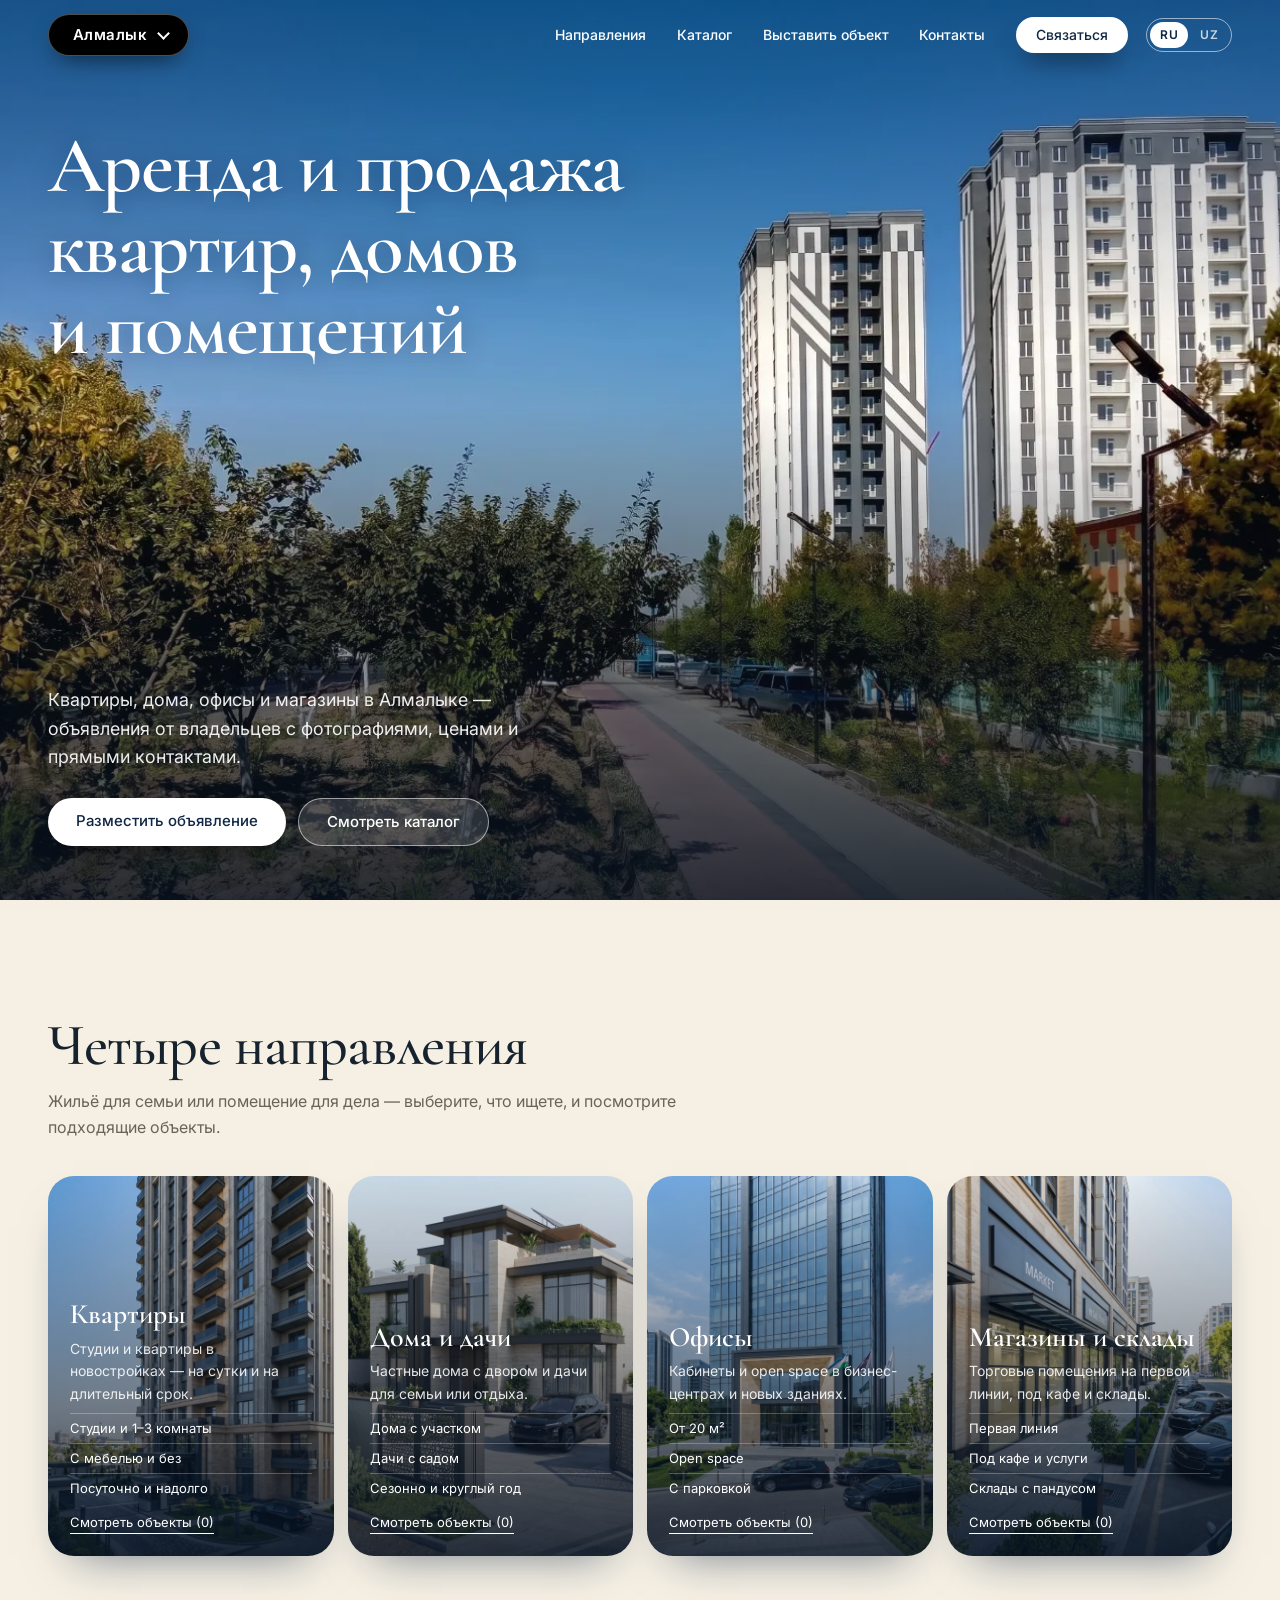
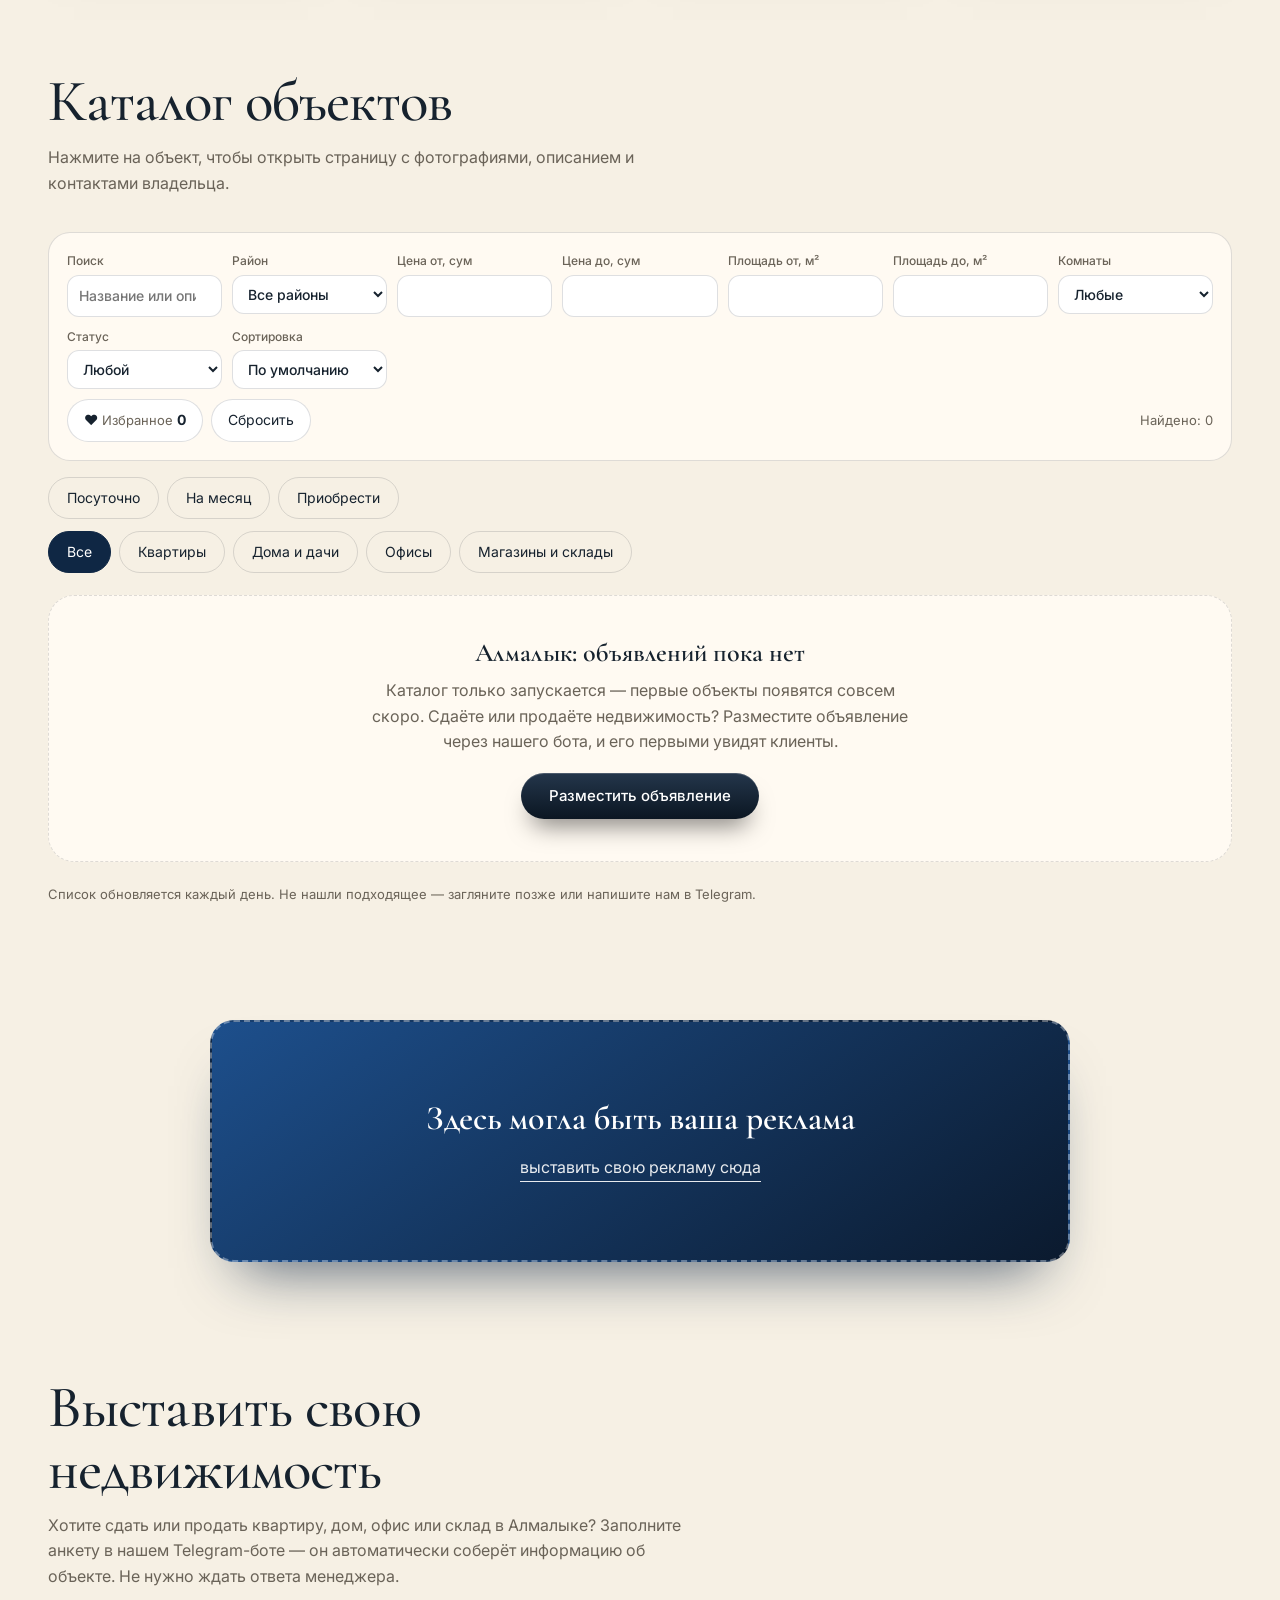
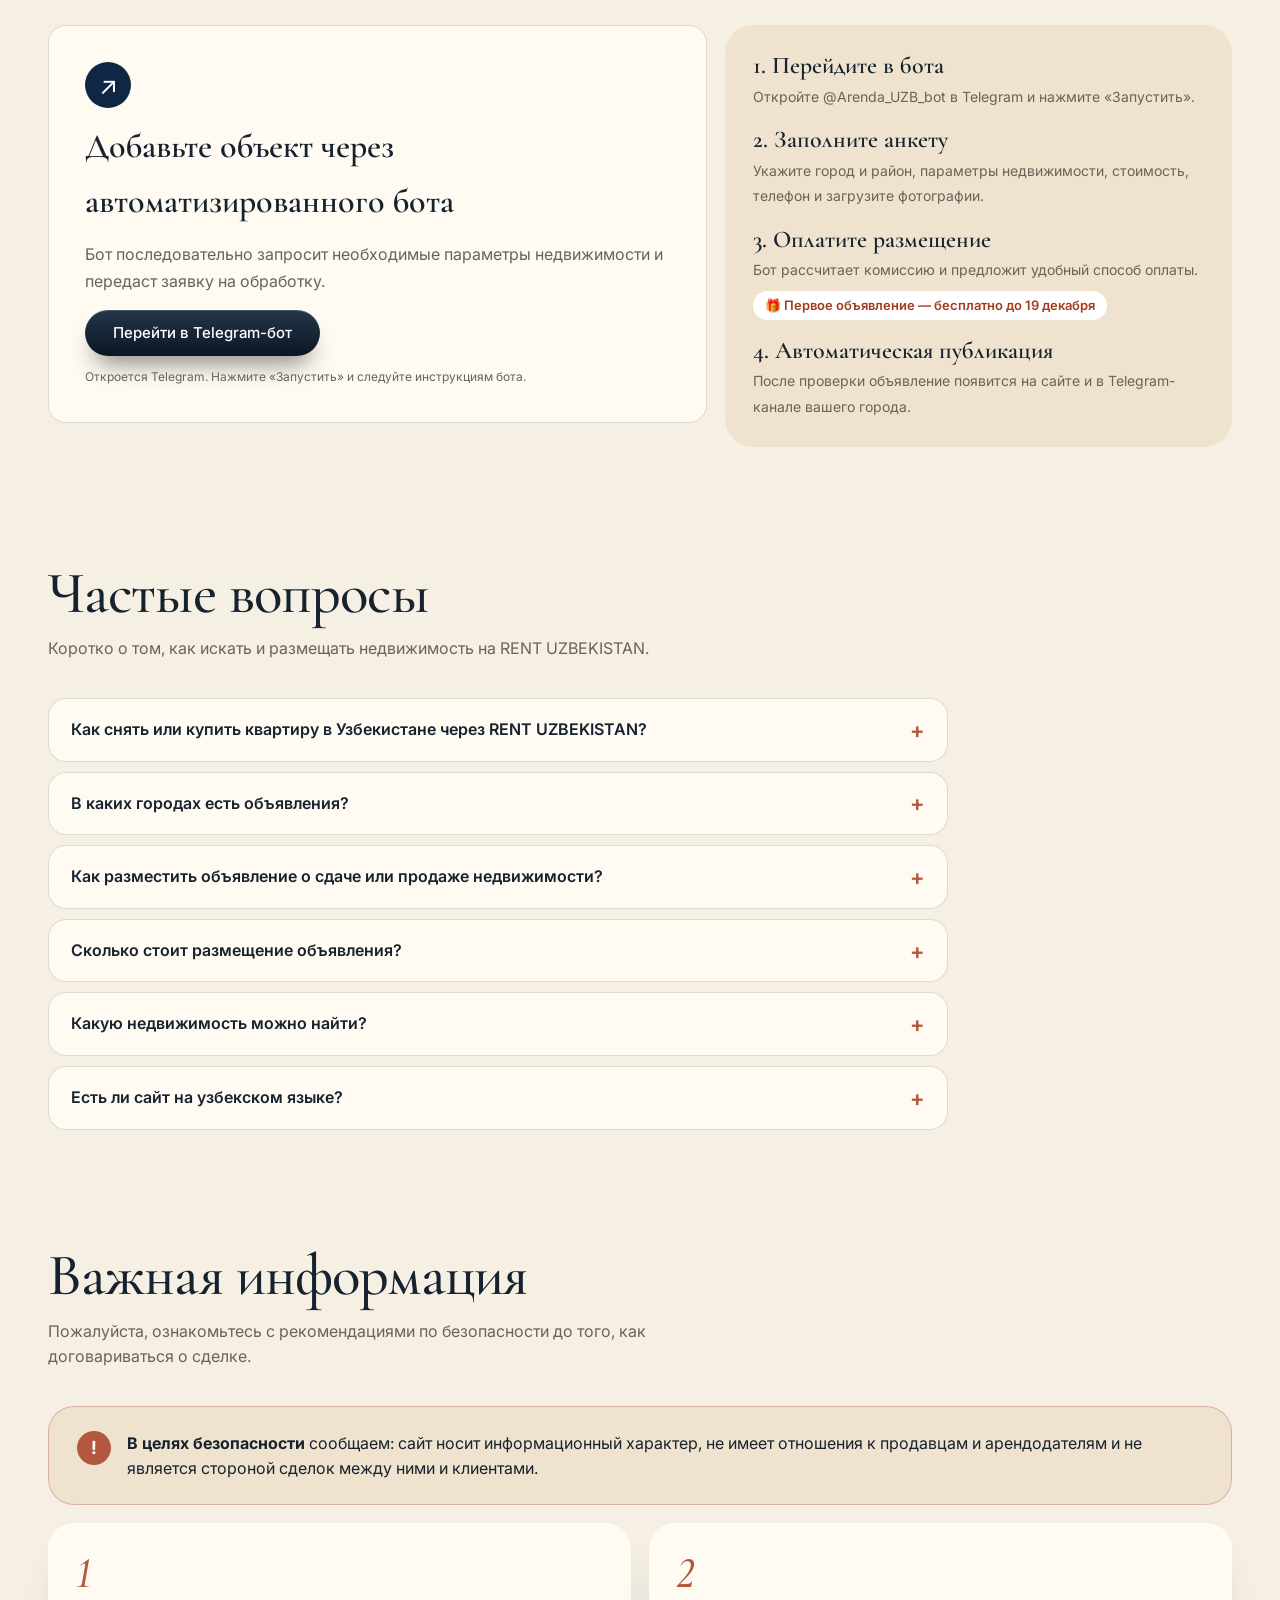
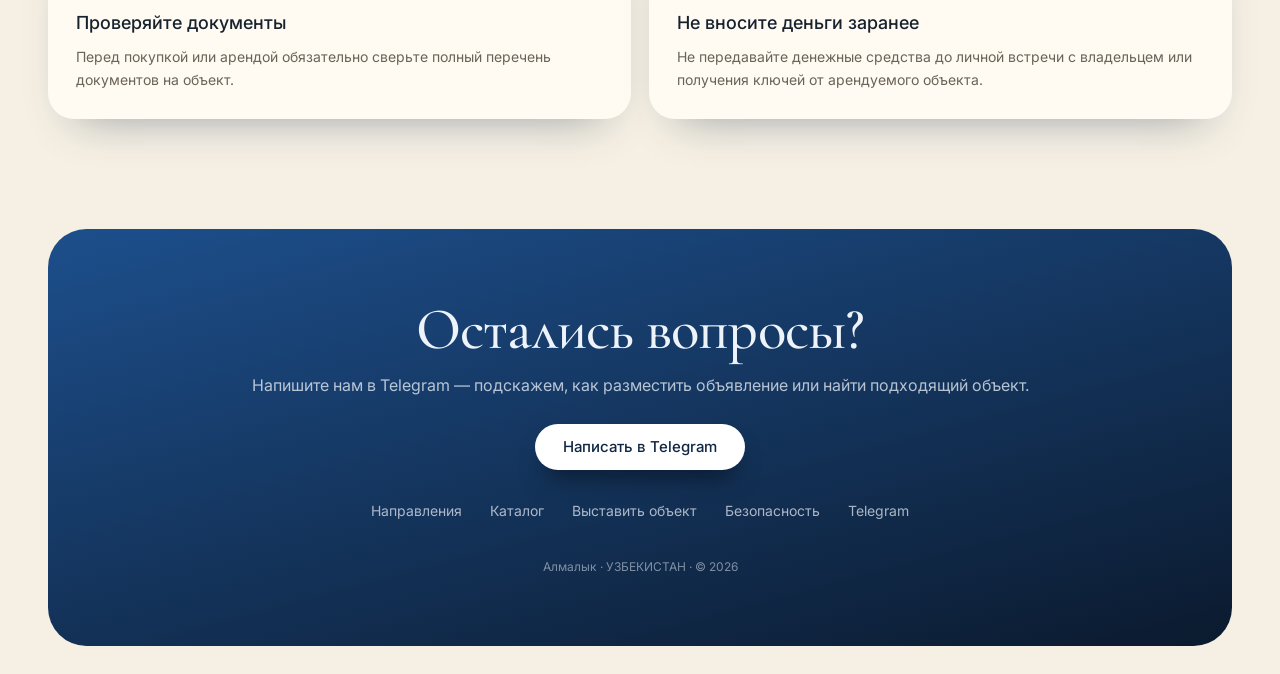
<file: index.html>
<!DOCTYPE html>
<html lang="ru"><head><meta charset="utf-8">
<meta name="viewport" content="width=device-width,initial-scale=1">
<meta name="description" content="RENT UZBEKISTAN — аренда посуточно и на месяц, продажа квартир, домов, офисов, магазинов и складов в Алмалыке, Ташкенте, Самарканде и других городах Узбекистана. Объявления от владельцев с фото и телефонами.">
<meta name="theme-color" content="#0f2744">
<meta property="og:type" content="website"><meta property="og:locale" content="ru_RU"><meta property="og:locale:alternate" content="uz_UZ"><meta property="og:title" content="RENT UZBEKISTAN — недвижимость в аренду и продажу"><meta property="og:description" content="Квартиры, дома, офисы, магазины и склады в городах Узбекистана.">
<link rel="icon" href="data:image/svg+xml,%3Csvg xmlns='http://www.w3.org/2000/svg' viewBox='0 0 32 32'%3E%3Ccircle cx='16' cy='16' r='16' fill='%230f2744'/%3E%3Ccircle cx='16' cy='16' r='5' fill='%23f6f0e4'/%3E%3C/svg%3E">
<title>RENT UZBEKISTAN — аренда и продажа недвижимости</title>
<link rel="preconnect" href="https://fonts.googleapis.com"><link rel="preconnect" href="https://fonts.gstatic.com" crossorigin>
<link href="https://fonts.googleapis.com/css2?family=Cormorant+Garamond:wght@500;600&family=Inter:wght@400;500;600&display=swap" rel="stylesheet">
<link rel="stylesheet" href="css/style.css"><link rel="canonical" href="https://rentuz-1.onrender.com/" id="canon"><link rel="alternate" hreflang="ru" href="https://rentuz-1.onrender.com/"><link rel="alternate" hreflang="uz" href="https://rentuz-1.onrender.com/?lang=uz"><link rel="alternate" hreflang="x-default" href="https://rentuz-1.onrender.com/"><meta name="geo.region" content="UZ"><meta name="geo.placename" content="Узбекистан">
<meta name="robots" content="index,follow,max-image-preview:large">
<meta property="og:url" content="https://rentuz-1.onrender.com/"><meta property="og:image" content="https://rentuz-1.onrender.com/assets/img/2ebe49ee.jpg"><meta property="og:site_name" content="RENT UZBEKISTAN"><meta name="twitter:card" content="summary_large_image">
<script type="application/ld+json">{"@context":"https://schema.org","@graph":[{"@type":"WebSite","@id":"https://rentuz-1.onrender.com/#site","url":"https://rentuz-1.onrender.com/","name":"RENT UZBEKISTAN","alternateName":["Rent Uzbekistan","Аренда Узбекистан","Arenda UZB"],"description":"Каталог аренды и продажи недвижимости в городах Узбекистана: квартиры, дома, офисы, магазины и склады.","inLanguage":["ru","uz"],"publisher":{"@id":"https://rentuz-1.onrender.com/#org"}},{"@type":"RealEstateAgent","@id":"https://rentuz-1.onrender.com/#org","name":"RENT UZBEKISTAN","url":"https://rentuz-1.onrender.com/","image":"https://rentuz-1.onrender.com/assets/img/2ebe49ee.jpg","description":"Объявления об аренде посуточно и на месяц и о продаже квартир, домов, офисов, магазинов и складов от владельцев. Объявления размещаются через Telegram-бот @Arenda_UZB_bot.","address":{"@type":"PostalAddress","addressCountry":"UZ"},"areaServed":[{"@type":"City","name":"Алмалык","containedInPlace":{"@type":"Country","name":"Узбекистан"}},{"@type":"City","name":"Ташкент","containedInPlace":{"@type":"Country","name":"Узбекистан"}},{"@type":"City","name":"Самарканд","containedInPlace":{"@type":"Country","name":"Узбекистан"}},{"@type":"City","name":"Андижан","containedInPlace":{"@type":"Country","name":"Узбекистан"}},{"@type":"City","name":"Наманган","containedInPlace":{"@type":"Country","name":"Узбекистан"}},{"@type":"City","name":"Нукус","containedInPlace":{"@type":"Country","name":"Узбекистан"}},{"@type":"City","name":"Фергана","containedInPlace":{"@type":"Country","name":"Узбекистан"}},{"@type":"City","name":"Карши","containedInPlace":{"@type":"Country","name":"Узбекистан"}},{"@type":"City","name":"Бухара","containedInPlace":{"@type":"Country","name":"Узбекистан"}},{"@type":"City","name":"Коканд","containedInPlace":{"@type":"Country","name":"Узбекистан"}}],"knowsLanguage":["ru","uz"],"sameAs":["https://t.me/Arenda_UZB_bot"],"contactPoint":{"@type":"ContactPoint","contactType":"customer support","url":"https://t.me/Arenda_UZB_bot","availableLanguage":["Russian","Uzbek"]}},{"@type":"FAQPage","@id":"https://rentuz-1.onrender.com/#faq","inLanguage":"ru","mainEntity":[{"@type":"Question","name":"Как снять или купить квартиру в Узбекистане через RENT UZBEKISTAN?","acceptedAnswer":{"@type":"Answer","text":"Выберите город в шапке сайта, затем тип сделки — посуточно, на месяц или покупка — и категорию. Фильтры помогут подобрать объект по району, цене, площади и количеству комнат. На странице объекта есть фотографии, описание и телефон владельца — звоните напрямую."}},{"@type":"Question","name":"В каких городах есть объявления?","acceptedAnswer":{"@type":"Answer","text":"Алмалык, Ташкент, Самарканд, Андижан, Наманган, Нукус, Фергана, Карши, Бухара и Коканд."}},{"@type":"Question","name":"Как разместить объявление о сдаче или продаже недвижимости?","acceptedAnswer":{"@type":"Answer","text":"Откройте Telegram-бот @Arenda_UZB_bot, нажмите «Подать объявление» и заполните анкету: город и район, параметры объекта, цена, телефон и фотографии. После проверки объявление появится на сайте и в Telegram-канале вашего города."}},{"@type":"Question","name":"Сколько стоит размещение объявления?","acceptedAnswer":{"@type":"Answer","text":"Аренда на месяц — 1% от месячной цены аренды, посуточная аренда — 10% от цены одних суток, продажа — 0,1% от цены объекта. Точную сумму бот рассчитает сам."}},{"@type":"Question","name":"Какую недвижимость можно найти?","acceptedAnswer":{"@type":"Answer","text":"Квартиры, дома и дачи, офисы, магазины и склады — в аренду посуточно, на месяц и на продажу."}},{"@type":"Question","name":"Есть ли сайт на узбекском языке?","acceptedAnswer":{"@type":"Answer","text":"Да. Переключите язык кнопкой RU | UZ в шапке сайта или откройте ссылку с параметром ?lang=uz."}}]}]}</script>
</head><body>
<header class="hd" id="hd"><div class="cs" id="cs"><button type="button" id="cb" aria-haspopup="listbox" aria-expanded="false" data-i18n-aria="city_aria" aria-label="Выберите город"><span id="cv">Алмалык</span></button><ul id="cu" role="listbox" hidden><li><button type="button" role="option" data-c="Алмалык">Алмалык</button></li><li><button type="button" role="option" data-c="Ташкент">Ташкент</button></li><li><button type="button" role="option" data-c="Самарканд">Самарканд</button></li><li><button type="button" role="option" data-c="Андижан">Андижан</button></li><li><button type="button" role="option" data-c="Наманган">Наманган</button></li><li><button type="button" role="option" data-c="Нукус">Нукус</button></li><li><button type="button" role="option" data-c="Фергана">Фергана</button></li><li><button type="button" role="option" data-c="Карши">Карши</button></li><li><button type="button" role="option" data-c="Бухара">Бухара</button></li><li><button type="button" role="option" data-c="Коканд">Коканд</button></li></ul></div>
<nav class="lk" id="lk" aria-label="Основное меню" data-i18n-aria="nav_aria"><a href="#directions" data-i18n="nav_dir">Направления</a><a href="#catalog" data-i18n="nav_cat">Каталог</a><a href="https://t.me/Arenda_UZB_bot?start=list" target="_blank" rel="noopener noreferrer" data-i18n="nav_owner">Выставить объект</a><a href="#contacts" data-i18n="nav_contacts">Контакты</a><a class="btn sm" href="https://t.me/Arenda_UZB_bot" target="_blank" rel="noopener noreferrer" data-i18n="nav_contact_btn">Связаться</a></nav><div class="lng" role="group" aria-label="Язык сайта" data-i18n-aria="lang_aria"><button type="button" data-lang="ru">RU</button><button type="button" data-lang="uz">UZ</button></div>
<button class="bgr" id="bgr" aria-label="Меню" data-i18n-aria="menu_aria" aria-expanded="false">☰</button></header>

<section id="home"><picture id="cityHero" class="city-hero" hidden><source id="cityHeroMobile" media="(max-width: 760px)"><img id="cityHeroImage" alt="Городской пейзаж" data-i18n-alt="hero_alt" decoding="async" fetchpriority="high"></picture><video id="heroVideo" class="hero-video" muted playsinline preload="none" disablepictureinpicture aria-hidden="true" tabindex="-1" hidden></video><h1 data-i18n-html="hero_title">Аренда и продажа<br>квартир, домов<br>и помещений</h1>
<div class="hb"><p data-i18n-html="hero_text">Квартиры, дома, офисы и магазины <span class="cl">в Алмалыке</span> — объявления от владельцев с фотографиями, ценами и прямыми контактами.</p><div class="bt"><a class="btn w" href="https://t.me/Arenda_UZB_bot?start=list" target="_blank" rel="noopener noreferrer" data-i18n="hero_btn_list">Разместить объявление</a><a class="btn gl" href="#catalog" data-i18n="hero_btn_cat">Смотреть каталог</a></div></div></section>

<div id="heroScrub" aria-hidden="true" hidden></div>
<div class="wrap">
<section class="s" id="directions"><div class="hdg"><h2 data-i18n="dir_title">Четыре направления</h2><p data-i18n="dir_text">Жильё для семьи или помещение для дела — выберите, что ищете, и посмотрите подходящие объекты.</p></div><div class="dirs" id="dirs"></div></section>

<section class="s" id="catalog"><div class="hdg"><h2 data-i18n="cat_title">Каталог объектов</h2><p data-i18n="cat_text">Нажмите на объект, чтобы открыть страницу с фотографиями, описанием и контактами владельца.</p></div>
<button type="button" class="flt-tg" id="fltToggle" aria-expanded="false" aria-controls="flt"><svg viewBox="0 0 24 24" width="18" height="18" aria-hidden="true"><path d="M4 6h10M18 6h2M4 12h4M12 12h8M4 18h12M20 18h0" fill="none" stroke="currentColor" stroke-width="2" stroke-linecap="round"/><circle cx="16" cy="6" r="2" fill="none" stroke="currentColor" stroke-width="2"/><circle cx="10" cy="12" r="2" fill="none" stroke="currentColor" stroke-width="2"/><circle cx="18" cy="18" r="2" fill="none" stroke="currentColor" stroke-width="2"/></svg><span data-i18n="flt_toggle">Фильтры</span><b class="flt-n" id="fltN" hidden></b></button><form class="flt" id="flt" role="search" aria-label="Поиск объектов" data-i18n-aria="flt_aria">
<label><span data-i18n="f_search">Поиск</span><input name="q" type="search" placeholder="Название или описание" data-i18n-ph="f_search_ph"></label>
<label><span data-i18n="f_dist">Район</span><select name="dist"></select></label>
<label><span data-i18n="f_pmin">Цена от, сум</span><input name="pmin" type="number" min="0" inputmode="numeric"></label>
<label><span data-i18n="f_pmax">Цена до, сум</span><input name="pmax" type="number" min="0" inputmode="numeric"></label>
<label><span data-i18n="f_amin">Площадь от, м²</span><input name="amin" type="number" min="0" inputmode="numeric"></label>
<label><span data-i18n="f_amax">Площадь до, м²</span><input name="amax" type="number" min="0" inputmode="numeric"></label>
<label><span data-i18n="f_rooms">Комнаты</span><select name="rooms"><option value="" data-i18n="f_any_rooms">Любые</option><option value="1">1</option><option value="2">2</option><option value="3">3</option><option value="4" data-i18n="f_rooms4">4 и больше</option></select></label>
<label><span data-i18n="f_status">Статус</span><select name="st"><option value="" data-i18n="f_any">Любой</option><option value="free" data-i18n="st_free">Свободно</option><option value="rented" data-i18n="st_rented">Занято</option></select></label>
<label><span data-i18n="f_sort">Сортировка</span><select name="sort"><option value="" data-i18n="f_sort_def">По умолчанию</option><option value="p" data-i18n="f_sort_p">Сначала дешевле</option><option value="d" data-i18n="f_sort_d">Сначала дороже</option><option value="a" data-i18n="f_sort_a">Сначала просторнее</option></select></label>
<div class="fa"><button type="button" id="fv">♥ <span data-i18n="f_fav">Избранное</span> <b id="fn">0</b></button><button type="reset" data-i18n="f_reset">Сбросить</button><span id="fc" aria-live="polite"></span></div>
</form><div class="tabs" id="dtabs"></div><div class="tabs" id="tabs"></div><div class="gal" id="gal"></div><p class="note" data-i18n="cat_note">Список обновляется каждый день. Не нашли подходящее — загляните позже или напишите нам в Telegram.</p></section>

<section class="s adv" id="adv"><a class="ad" id="adBanner" href="https://t.me/Arenda_UZB_bot?start=ad" target="_blank" rel="noopener noreferrer" aria-label="Рекламный блок RENT UZBEKISTAN" data-i18n-aria="ad_aria"><img class="ad-image" id="adImage" alt="Рекламный баннер" data-i18n-alt="ad_alt" hidden><span class="ad-placeholder" id="adPlaceholder"><b data-i18n="ad_title">Здесь могла быть ваша реклама</b><span data-i18n="ad_link">выставить свою рекламу сюда</span></span></a></section>

<section class="s" id="owner">
<div class="hdg">
<h2 data-i18n="own_title">Выставить свою недвижимость</h2>
<p data-i18n-html="own_text">Хотите сдать или продать квартиру, дом, офис или склад <span class="cl">в Алмалыке</span>? Заполните анкету в нашем Telegram-боте — он автоматически соберёт информацию об объекте. Не нужно ждать ответа менеджера.</p>
</div>
<div class="ow">
<div class="of owner-bot-card">
<div class="owner-bot-icon" aria-hidden="true">↗</div>
<h3 data-i18n="own_card_title">Добавьте объект через автоматизированного бота</h3>
<p data-i18n="own_card_text">Бот последовательно запросит необходимые параметры недвижимости и передаст заявку на обработку.</p>
<a class="btn owner-bot-btn" href="https://t.me/Arenda_UZB_bot?start=list" target="_blank" rel="noopener noreferrer" data-i18n="own_btn">Перейти в Telegram-бот</a>
<small data-i18n="own_hint">Откроется Telegram. Нажмите «Запустить» и следуйте инструкциям бота.</small>
</div>
<ul class="os">
<li><b data-i18n="st1_t">1. Перейдите в бота</b><span data-i18n="st1_d">Откройте @Arenda_UZB_bot в Telegram и нажмите «Запустить».</span></li>
<li><b data-i18n="st2_t">2. Заполните анкету</b><span data-i18n="st2_d">Укажите город и район, параметры недвижимости, стоимость, телефон и загрузите фотографии.</span></li>
<li><b data-i18n="st3_t">3. Оплатите размещение</b><span data-i18n="st3_d">Бот рассчитает комиссию и предложит удобный способ оплаты.</span><em class="promo" id="promoLine" hidden></em></li>
<li><b data-i18n="st4_t">4. Автоматическая публикация</b><span data-i18n="st4_d">После проверки объявление появится на сайте и в Telegram-канале вашего города.</span></li>
</ul>
</div>
</section>


<section class="s" id="faq"><div class="hdg"><h2 data-i18n="faq_title">Частые вопросы</h2><p data-i18n="faq_text">Коротко о том, как искать и размещать недвижимость на RENT UZBEKISTAN.</p></div><div class="fqs"><details class="fq"><summary data-i18n="faq1_q">Как снять или купить квартиру в Узбекистане через RENT UZBEKISTAN?</summary><p data-i18n="faq1_a">Выберите город в шапке сайта, затем тип сделки — посуточно, на месяц или покупка — и категорию. Фильтры помогут подобрать объект по району, цене, площади и количеству комнат. На странице объекта есть фотографии, описание и телефон владельца — звоните напрямую.</p></details><details class="fq"><summary data-i18n="faq2_q">В каких городах есть объявления?</summary><p data-i18n="faq2_a">Алмалык, Ташкент, Самарканд, Андижан, Наманган, Нукус, Фергана, Карши, Бухара и Коканд.</p></details><details class="fq"><summary data-i18n="faq3_q">Как разместить объявление о сдаче или продаже недвижимости?</summary><p data-i18n="faq3_a">Откройте Telegram-бот @Arenda_UZB_bot, нажмите «Подать объявление» и заполните анкету: город и район, параметры объекта, цена, телефон и фотографии. После проверки объявление появится на сайте и в Telegram-канале вашего города.</p></details><details class="fq"><summary data-i18n="faq4_q">Сколько стоит размещение объявления?</summary><p data-i18n="faq4_a">Аренда на месяц — 1% от месячной цены аренды, посуточная аренда — 10% от цены одних суток, продажа — 0,1% от цены объекта. Точную сумму бот рассчитает сам.</p></details><details class="fq"><summary data-i18n="faq5_q">Какую недвижимость можно найти?</summary><p data-i18n="faq5_a">Квартиры, дома и дачи, офисы, магазины и склады — в аренду посуточно, на месяц и на продажу.</p></details><details class="fq"><summary data-i18n="faq6_q">Есть ли сайт на узбекском языке?</summary><p data-i18n="faq6_a">Да. Переключите язык кнопкой RU | UZ в шапке сайта или откройте ссылку с параметром ?lang=uz.</p></details></div></section>
<section class="s" id="safety"><div class="hdg"><h2 data-i18n="safe_title">Важная информация</h2><p data-i18n="safe_text">Пожалуйста, ознакомьтесь с рекомендациями по безопасности до того, как договариваться о сделке.</p></div>
<div class="sn"><i aria-hidden="true">!</i><p data-i18n-html="safe_note"><b>В целях безопасности</b> сообщаем: сайт носит информационный характер, не имеет отношения к продавцам и арендодателям и не является стороной сделок между ними и клиентами.</p></div>
<div class="wy"><div><span class="n">1</span><h3 data-i18n="safe1_t">Проверяйте документы</h3><p data-i18n="safe1_d">Перед покупкой или арендой обязательно сверьте полный перечень документов на объект.</p></div><div><span class="n">2</span><h3 data-i18n="safe2_t">Не вносите деньги заранее</h3><p data-i18n="safe2_d">Не передавайте денежные средства до личной встречи с владельцем или получения ключей от арендуемого объекта.</p></div></div></section>
</div>

<footer id="contacts"><h2 data-i18n="foot_title">Остались вопросы?</h2><p data-i18n="foot_text">Напишите нам в Telegram — подскажем, как разместить объявление или найти подходящий объект.</p><a class="btn" href="https://t.me/Arenda_UZB_bot" target="_blank" rel="noopener noreferrer" data-i18n="foot_btn">Написать в Telegram</a>
<nav class="fn"><a href="#directions" data-i18n="nav_dir">Направления</a><a href="#catalog" data-i18n="nav_cat">Каталог</a><a href="https://t.me/Arenda_UZB_bot?start=list" target="_blank" rel="noopener noreferrer" data-i18n="nav_owner">Выставить объект</a><a href="#safety" data-i18n="foot_safety">Безопасность</a><a href="https://t.me/Arenda_UZB_bot" target="_blank" rel="noopener noreferrer">Telegram</a></nav><small><span class="cn">Алмалык</span> · <span data-i18n="country">УЗБЕКИСТАН</span> · © <span id="yr">2026</span></small></footer>

<div id="obj"></div>

<script src="data/listings.js"></script>
<script src="data/site-assets.js"></script>
<script src="js/config.js"></script>
<script src="js/i18n.js"></script>
<script src="js/app.js"></script></body></html>
</file>
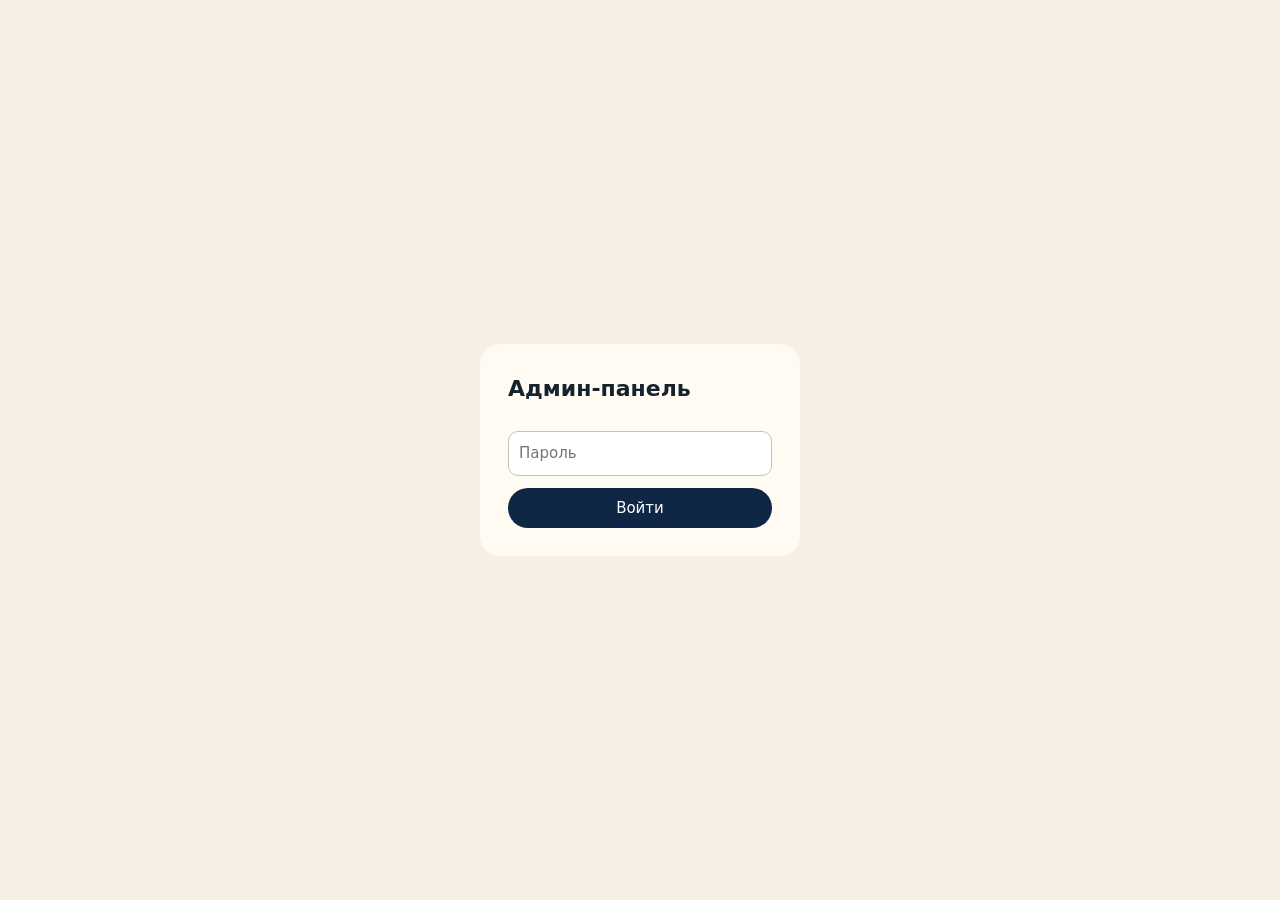
<file: admin/index.html>
<!doctype html>
<html lang="ru">
<head>
<meta charset="utf-8">
<meta name="viewport" content="width=device-width,initial-scale=1">
<meta name="robots" content="noindex,nofollow">
<title>Админ-панель — Аренда</title>
<style>
[hidden]{display:none!important}
*{box-sizing:border-box}
body{margin:0;font:15px/1.5 system-ui,sans-serif;background:#f6f0e4;color:#16222e}
main{max-width:1100px;margin:0 auto;padding:20px}
h1{font-size:22px;margin:0 0 14px}
button,select,input,textarea{font:inherit}
.b{padding:9px 16px;border-radius:99px;border:0;background:#0f2744;color:#fff;cursor:pointer;display:inline-block}
.b.g{background:#fff;color:#0f2744;border:1px solid #c9c2b4}
.b.r{background:#b4573f}
.b:disabled{opacity:.55;cursor:not-allowed}
.bar{display:flex;flex-wrap:wrap;gap:8px;align-items:center;margin-bottom:14px}
.hint{font-size:13px;color:#6a6358;margin:0 0 14px}
.w{overflow-x:auto}
table{width:100%;border-collapse:collapse;background:#fffaf2;border-radius:14px;overflow:hidden}
th,td{padding:8px 10px;border-bottom:1px solid #e5ddcc;text-align:left;font-size:14px}
td img{width:56px;height:42px;object-fit:cover;border-radius:6px;display:block}
dialog{border:0;border-radius:20px;width:min(700px,calc(100% - 20px));max-height:94vh;padding:22px;overflow:auto}
dialog::backdrop{background:rgba(8,18,32,.7)}
.f{display:grid;grid-template-columns:1fr 1fr;gap:10px}
.f label{display:flex;flex-direction:column;gap:3px;font-size:12px;color:#6a6358}
.f .c{grid-column:1/-1}
.f input:not([type=file]),.f select,.f textarea{padding:9px;border:1px solid #c9c2b4;border-radius:10px;width:100%;background:white;color:#16222e}
#lg{display:grid;place-items:center;min-height:100vh}
#lf{background:#fffaf2;padding:28px;border-radius:20px;display:flex;flex-direction:column;gap:12px;width:min(320px,90%)}
#lf input{padding:10px;border:1px solid #c9c2b4;border-radius:10px}
.upload-box{border:1px dashed #a9a08f;border-radius:14px;padding:14px;background:#fffdf8;display:flex;flex-direction:column;gap:9px}
.upload-actions{display:flex;align-items:center;gap:10px;flex-wrap:wrap}
.file-label{position:relative;overflow:hidden}
.file-label input{position:absolute;inset:0;width:100%;height:100%;opacity:0;cursor:pointer}
#photoGrid{display:grid;grid-template-columns:repeat(auto-fill,minmax(116px,1fr));gap:10px}
.photo-card{position:relative;border:1px solid #e5ddcc;border-radius:10px;padding:6px;background:#fff;min-width:0}
.photo-card img{display:block;width:100%;height:94px;object-fit:cover;border-radius:7px;background:#eee}
.photo-card span{display:block;font-size:11px;color:#6a6358;margin-top:4px;white-space:nowrap;overflow:hidden;text-overflow:ellipsis}
.photo-card button{margin-top:5px;width:100%;padding:5px 8px;font-size:12px}
.upload-note{font-size:12px;color:#6a6358;margin:0}
#uploadStatus{font-size:12px;color:#0f6042;min-height:18px}
.asset-panel{margin:18px 0;padding:16px;border:1px solid #e5ddcc;border-radius:16px;background:#fffaf2}
.asset-head{display:flex;align-items:center;justify-content:space-between;gap:12px;flex-wrap:wrap}
.asset-grid{display:grid;grid-template-columns:repeat(auto-fill,minmax(190px,1fr));gap:12px;margin-top:14px}
.asset-card{min-width:0;border:1px solid #e5ddcc;border-radius:12px;padding:10px;background:#fff}
.asset-card img,.asset-empty{display:block;width:100%;height:116px;object-fit:cover;border-radius:8px;background:#eee}
.asset-empty{display:grid;place-items:center;color:#6a6358;font-size:12px;text-align:center;padding:10px}
.asset-card strong{display:block;font-size:13px;margin:8px 0}
.asset-card .b{font-size:12px;padding:7px 10px;margin-top:7px}
.asset-card input[type=file]{position:absolute;inset:0;width:100%;height:100%;opacity:0;cursor:pointer}
.asset-file{position:relative;overflow:hidden}
.asset-link-editor{display:grid;grid-template-columns:minmax(0,1fr) auto;gap:10px;align-items:end;margin-top:14px;padding:12px;border:1px solid #e5ddcc;border-radius:12px;background:#fff}
.asset-link-editor label{display:flex;flex-direction:column;gap:5px;font-size:12px;color:#6a6358}
.asset-link-editor input{width:100%;min-width:0;padding:9px 11px;border:1px solid #c9c2b4;border-radius:10px;background:#fff;color:#16222e}
#botTb input{width:100%;min-width:180px;padding:7px 9px;border:1px solid #c9c2b4;border-radius:9px;background:#fff;color:#16222e}
#botTb .acts{white-space:nowrap}#botTb .acts .b{font-size:12px;padding:6px 10px;margin:2px 0}
.tg-off{color:#b4573f;font-size:12px}.tg-cur{font-size:12px;color:#6a6358;word-break:break-all}
#botStatus{font-size:12px;color:#0f6042;min-height:18px;margin:8px 0}
#assetStatus{font-size:12px;color:#0f6042;min-height:18px;margin-top:8px}
@media(max-width:600px){.f{grid-template-columns:1fr}.f .c{grid-column:auto}main{padding:14px}dialog{padding:16px}.asset-grid{grid-template-columns:repeat(2,minmax(0,1fr))}.asset-link-editor{grid-template-columns:1fr}.asset-link-editor .b{width:100%}}
</style>
</head>
<body>
<div id="lg"><form id="lf"><h1>Админ-панель</h1><input type="password" id="pw" placeholder="Пароль" autocomplete="current-password" required><button class="b">Войти</button></form></div>
<main id="ap" hidden>
  <h1>Объекты</h1>
  <div class="bar">
    <select id="fc" aria-label="Город"></select>
    <button class="b" id="add">Добавить объект</button>
    <button class="b g" id="ex">Скачать listings.js</button>
    <label class="b g">Загрузить файл с объектами<input type="file" id="im" accept=".js,.json" hidden></label>
    <button class="b g" id="rs">Сбросить локальные изменения</button>
  </div>
  <p class="hint">Изменения каталога сохраняются в этом браузере. Чтобы обновить каталог у всех посетителей, скачайте listings.js и замените им файл data/listings.js на хостинге.</p>
  <section class="asset-panel">
    <div class="asset-head"><div><h2>Изображения сайта</h2><p class="hint">Меняйте фон главной страницы, обложки категорий, городские изображения, предпросмотр ссылок и рекламный баннер. Для блока «Здесь могла быть ваша реклама» также можно отдельно изменить адрес перехода. Фото объектов редактируются внутри карточки.</p></div>
      <div class="bar"><button class="b g" id="exportAssets" type="button">Скачать site-assets.js</button><label class="b g">Импорт настроек сайта<input type="file" id="importAssets" accept=".js,.json,application/json,text/javascript" hidden></label></div></div>
    <div id="assetGrid" class="asset-grid"></div>
    <div class="asset-link-editor">
      <label for="adLinkInput">Ссылка рекламного блока «Здесь могла быть ваша реклама»
        <input type="url" id="adLinkInput" placeholder="https://example.com" autocomplete="url" inputmode="url">
      </label>
      <button class="b" id="saveAdLink" type="button">Сохранить ссылку</button>
    </div>
    <div id="assetStatus" role="status" aria-live="polite"></div>
    <p class="hint">После изменений скачайте site-assets.js и замените файл data/site-assets.js в репозитории сайта, затем отправьте commit/push в GitHub. После повторного развёртывания Render обновит баннер и ссылку для всех посетителей. До экспорта локальные изменения видны только в этом браузере.</p>
  </section>
  <div class="w"><table><thead><tr><th></th><th>Название</th><th>Район</th><th>Цена, сум</th><th>Статус</th><th></th></tr></thead><tbody id="tb"></tbody></table></div>
  <section class="asset-panel">
    <div class="asset-head"><div><h2>Кнопка «Написать в Telegram» в объявлениях из бота</h2><p class="hint">Здесь можно заменить ссылку кнопки «Написать в Telegram» для любого объявления из Telegram-бота (выбранный выше город) или убрать кнопку совсем. Для объявлений, добавленных вручную, ссылка меняется в карточке объекта («Изменить»).</p></div>
      <div class="bar"><button class="b g" id="botReload" type="button">Обновить список</button></div></div>
    <div class="w"><table><thead><tr><th></th><th>Объявление</th><th>Текущая кнопка</th><th>Новая ссылка</th><th></th></tr></thead><tbody id="botTb"></tbody></table></div>
    <div id="botStatus" role="status" aria-live="polite"></div>
    <p class="hint">Изменения сохраняются в настройках сайта. Чтобы они появились у всех посетителей, скачайте site-assets.js (кнопка выше) и замените файл data/site-assets.js в репозитории.</p>
  </section>
</main>
<dialog id="dg"><form id="ef" method="dialog" class="f"></form></dialog>
<script src="../data/listings.js"></script>
<script src="../data/site-assets.js"></script>
<script src="../js/config.js"></script>
<script>
'use strict';
/* Пароль хранится только в виде хэша PBKDF2 (310 000 итераций) — в коде его не прочитать. */
const PW_SALT='7c6b420bc3a2c2400d73fc14c82a4e87',PW_HASH='7745f743331314f9e87fb176cffeb31bd234cc8d05fd9456ca79af284b52ed48',PW_ITER=310000,K='arenda_listings_v1',ASSET_KEY='rent_site_assets_v1',MAX_PHOTOS=12,MAX_LISTINGS_CHARS=2200000;
const $=s=>document.querySelector(s);
const CITIES=['Алмалык','Ташкент','Самарканд','Андижан','Наманган','Нукус','Фергана','Карши','Бухара','Коканд'];
const CATS={flat:'Квартиры',house:'Дома и дачи',office:'Офисы',shop:'Магазины и склады'};
const TERMS=['Посуточно','На месяц','Продажа'];
const STS={free:'Свободно',rented:'Занято'};
let A=null;
try{A=JSON.parse(localStorage.getItem(K))}catch(_){}
if(!Array.isArray(A))A=JSON.parse(JSON.stringify(window.LISTINGS||[]));
const normalize=rows=>rows.map(o=>({...o,status:o.status==='rented'?'rented':'free',photos:Array.isArray(o.photos)?o.photos:[]}));
const beforeNormalize=JSON.stringify(A);A=normalize(A);
const serialized=()=>JSON.stringify(A);
const save=()=>{
  try{
    const raw=serialized();
    if(raw.length>MAX_LISTINGS_CHARS){alert('Данные слишком большие для локального хранения браузера. Удалите часть фотографий или загрузите изображения меньшего размера, затем повторите сохранение.');return false;}
    localStorage.setItem(K,raw);return true;
  }catch(_){alert('Браузер не смог сохранить изменения. Возможно, превышен лимит локального хранилища. Скачайте listings.js, чтобы сохранить текущие данные.');return false;}
};
const img=p=>/^(https?:|data:|blob:|\/)/.test(p)?p:'../'+p;
const esc=s=>String(s??'').replace(/[&<>"']/g,c=>({'&':'&amp;','<':'&lt;','>':'&gt;','"':'&quot;',"'":'&#39;'}[c]));
if(JSON.stringify(A)!==beforeNormalize)save();
const FLD=[
  ['title','Название'],['city','Город',CITIES],['cat','Категория',CATS],['term','Срок',TERMS],
  ['district','Район'],['area','Площадь, м²','number'],['rooms','Комнат (0 — не жилое)','number'],
  ['floor','Этаж / участок'],['price','Цена, сум','number'],['status','Статус',STS],
  ['phone','Телефон владельца (пусто — общий)'],['owner','Имя владельца'],
  ['tg','Ссылка кнопки «Написать в Telegram» (пусто — кнопки нет)','url'],
  ['desc','Описание','textarea'],['features','Преимущества (по одному в строке)','textarea']
];
let city=CITIES[0],photoDraft=[],uploading=false;
const ASSET_DEFS=[
  ['home_desktop','Главная — фон для компьютера','../assets/img/7a7fc5e5.jpg'],
  ['home_mobile','Главная — фон для телефона','../assets/img/6416a0d7.jpg'],
  ['category_flat','Обложка категории — квартиры','../assets/img/2ebe49ee.jpg'],
  ['category_house','Обложка категории — дома','../assets/img/2bfb3551.jpg'],
  ['category_office','Обложка категории — офисы','../assets/img/749b4895.jpg'],
  ['category_shop','Обложка категории — магазины и склады','../assets/img/9e927aa2.jpg'],
  ['social_preview','Изображение предпросмотра ссылки','../assets/img/2ebe49ee.jpg'],
  ['ad_image','Рекламный блок — изображение баннера',null],
  ...['Алмалык','Ташкент','Самарканд','Андижан','Наманган','Нукус','Фергана','Карши','Бухара','Коканд'].flatMap((name)=>{const key={Алмалык:'almalyk',Ташкент:'tashkent',Самарканд:'samarkand',Андижан:'andijan',Наманган:'namangan',Нукус:'nukus',Фергана:'fergana',Карши:'karshi',Бухара:'bukhara',Коканд:'kokand'}[name];const fallbacks={Ташкент:['../assets/img/city-tashkent-desktop.jpg','../assets/img/city-tashkent-mobile.jpg'],Самарканд:['../assets/img/city-samarkand-desktop.jpg','../assets/img/city-samarkand-mobile.jpg'],Андижан:['../assets/img/city-andijan-desktop.jpg','../assets/img/city-andijan-mobile.jpg'],Наманган:['../assets/img/city-namangan-desktop.jpg','../assets/img/city-namangan-mobile.jpg'],Нукус:['../assets/img/city-nukus-desktop.jpg','../assets/img/city-nukus-mobile.jpg']}[name]||[null,null];return [[`city_${key}_desktop`,`Город ${name} — компьютер`,fallbacks[0]],[`city_${key}_mobile`,`Город ${name} — телефон`,fallbacks[1]]]})
];
let siteAssets={...(window.RENT_SITE_ASSETS||{})};
try{siteAssets={...siteAssets,...JSON.parse(localStorage.getItem(ASSET_KEY)||'{}')}}catch(_){}
function renderAssetGrid(){
  $('#assetGrid').innerHTML=ASSET_DEFS.map(([key,label,fallback])=>{const src=siteAssets[key]||fallback;return `<div class="asset-card" data-asset-card="${key}">${src?`<img src="${esc(src)}" alt="${esc(label)}">`:'<div class="asset-empty">Изображение пока не задано</div>'}<strong>${esc(label)}</strong><label class="b g asset-file">Заменить изображение<input type="file" accept="image/*" data-asset-file="${key}"></label><button class="b g" type="button" data-asset-reset="${key}">Сбросить</button></div>`}).join('');
}
function saveSiteAssets(){
  try{const raw=JSON.stringify(siteAssets);if(raw.length>4_200_000)throw new Error('Суммарный объём изображений слишком большой для локального хранилища.');localStorage.setItem(ASSET_KEY,raw);window.RENT_SITE_ASSETS=siteAssets;return true;}
  catch(error){alert(error.message||'Не удалось сохранить изображения в браузере.');return false;}
}
renderAssetGrid();
$('#adLinkInput').value=siteAssets.ad_link||'https://t.me/Arenda_UZB_bot?start=ad';
$('#saveAdLink').addEventListener('click',()=>{
  const value=$('#adLinkInput').value.trim();
  if(value){
    let parsed;
    try{parsed=new URL(value)}catch(_){alert('Введите корректную ссылку, например https://example.com');return;}
    if(!['http:','https:'].includes(parsed.protocol)){alert('Разрешены только ссылки http:// и https://');return;}
    siteAssets.ad_link=parsed.href;
  }else{delete siteAssets.ad_link;}
  if(saveSiteAssets())$('#assetStatus').textContent='Ссылка рекламного блока сохранена. Скачайте site-assets.js и замените файл в проекте сайта.';
});
const opts=(t,v)=>(Array.isArray(t)?t.map(x=>[x,x]):Object.entries(t)).map(([a,b])=>`<option value="${esc(a)}"${a===v?' selected':''}>${esc(b)}</option>`).join('');
function list(){
  $('#tb').innerHTML=A.filter(o=>o.city===city).map(o=>`<tr>
    <td>${o.photos?.[0]?`<img src="${esc(img(o.photos[0]))}" alt="">`:''}</td>
    <td>${esc(o.title)}</td><td>${esc(o.district)}</td>
    <td>${(Number(o.price)||0).toLocaleString('ru-RU')}</td>
    <td><select data-s="${o.id}">${opts(STS,o.status)}</select></td>
    <td><button class="b g" data-e="${o.id}">Изменить</button> <button class="b r" data-d="${o.id}">Удалить</button></td>
  </tr>`).join('')||'<tr><td colspan="6">Объектов нет — нажмите «Добавить объект».</td></tr>';
}
function drawPhotoDraft(){
  const grid=$('#photoGrid');if(!grid)return;
  grid.innerHTML=photoDraft.map((src,i)=>`<div class="photo-card">
    <img src="${esc(img(src))}" alt="Фото ${i+1}">
    <span>Фото ${i+1}</span>
    <button class="b r" type="button" data-photo-remove="${i}">Удалить</button>
  </div>`).join('')||'<p class="upload-note">Фотографии ещё не добавлены.</p>';
}
function edit(id){
  const old=A.find(x=>x.id===id);
  const o=old||{city,cat:'flat',term:'На месяц',status:'free'};
  photoDraft=[...(Array.isArray(o.photos)?o.photos:[])];
  $('#ef').innerHTML=FLD.map(([k,l,t])=>{
    const v=o[k]??'',c=t==='textarea'||k==='title'?' class="c"':'';let control;
    if(t==='textarea')control=`<textarea name="${k}" rows="3">${esc(Array.isArray(v)?v.join('\n'):v)}</textarea>`;
    else if(t&&t!=='number'&&t!=='url')control=`<select name="${k}">${opts(t,v)}</select>`;
    else control=`<input name="${k}" type="${t||'text'}" value="${esc(v)}"${t==='url'?' placeholder="https://t.me/username" inputmode="url"':''}>`;
    return `<label${c}>${l}${control}</label>`;
  }).join('')+
  `<section class="c upload-box">
    <strong>Фотографии объекта</strong>
    <div id="photoGrid"></div>
    <div class="upload-actions">
      <label class="b file-label">Загрузить фотографии<input type="file" id="photoFiles" accept="image/*" multiple></label>
      <span class="upload-note">Можно выбрать сразу несколько файлов</span>
    </div>
    <p class="upload-note">Поддерживаются JPG, PNG, WebP и другие форматы изображений. Фото автоматически уменьшаются до подходящего размера и сохраняются в карточке объекта. Максимум ${MAX_PHOTOS} фотографий на объект.</p>
    <div id="uploadStatus" role="status" aria-live="polite"></div>
  </section>
  <div class="c bar"><button class="b" id="saveListing">Сохранить</button><button class="b g" type="button" id="cancelEdit">Отмена</button></div>`;
  $('#ef').dataset.id=o.id||'';
  drawPhotoDraft();
  $('#dg').showModal();
}
function fileToDataURL(blob){return new Promise((resolve,reject)=>{const r=new FileReader();r.onload=()=>resolve(r.result);r.onerror=()=>reject(new Error('Ошибка чтения файла'));r.readAsDataURL(blob)});}
async function compressImage(file){
  if(!file.type.startsWith('image/'))throw new Error('Файл «'+file.name+'» не является изображением.');
  let bitmap;
  try{bitmap=await createImageBitmap(file)}catch(_){throw new Error('Не удалось открыть изображение «'+file.name+'».')}
  const maxSide=1600,scale=Math.min(1,maxSide/Math.max(bitmap.width,bitmap.height));
  const canvas=document.createElement('canvas');canvas.width=Math.max(1,Math.round(bitmap.width*scale));canvas.height=Math.max(1,Math.round(bitmap.height*scale));
  const ctx=canvas.getContext('2d',{alpha:false});ctx.fillStyle='#fff';ctx.fillRect(0,0,canvas.width,canvas.height);ctx.drawImage(bitmap,0,0,canvas.width,canvas.height);bitmap.close?.();
  const blob=await new Promise((resolve,reject)=>canvas.toBlob(b=>b?resolve(b):reject(new Error('Не удалось обработать «'+file.name+'».')),'image/webp',0.78));
  return fileToDataURL(blob);
}

$('#assetGrid').addEventListener('change',async e=>{
  const input=e.target.closest('[data-asset-file]');if(!input)return;
  const key=input.dataset.assetFile,file=input.files?.[0];input.value='';if(!file)return;
  $('#assetStatus').textContent='Обработка изображения…';
  try{const previous=siteAssets[key];siteAssets[key]=await compressImage(file);if(!saveSiteAssets()){if(previous===undefined)delete siteAssets[key];else siteAssets[key]=previous;return;}renderAssetGrid();$('#assetStatus').textContent='Изображение сохранено в браузере. Не забудьте скачать site-assets.js.';}
  catch(error){$('#assetStatus').textContent='Не удалось обработать изображение.';alert(error.message||'Ошибка загрузки изображения.');}
});
$('#assetGrid').addEventListener('click',e=>{const b=e.target.closest('[data-asset-reset]');if(!b)return;delete siteAssets[b.dataset.assetReset];saveSiteAssets();renderAssetGrid();$('#assetStatus').textContent='Вернулось исходное изображение. Скачайте site-assets.js, чтобы обновить сайт.';});
$('#exportAssets').onclick=()=>{const blob=new Blob(['window.RENT_SITE_ASSETS = '+JSON.stringify(siteAssets,null,2)+';\n'],{type:'text/javascript;charset=utf-8'});const url=URL.createObjectURL(blob);const a=document.createElement('a');a.href=url;a.download='site-assets.js';a.click();setTimeout(()=>URL.revokeObjectURL(url),1000);};
$('#importAssets').onchange=e=>{const file=e.target.files?.[0];e.target.value='';if(!file)return;const r=new FileReader();r.onload=()=>{try{const raw=String(r.result).trim().replace(/^window\.RENT_SITE_ASSETS\s*=\s*/, '').replace(/;\s*$/,'');const parsed=JSON.parse(raw);if(!parsed||Array.isArray(parsed)||typeof parsed!=='object')throw new Error();siteAssets=parsed;if(saveSiteAssets()){renderAssetGrid();$('#adLinkInput').value=siteAssets.ad_link||'https://t.me/Arenda_UZB_bot?start=ad';botList();$('#assetStatus').textContent='Файл изображений и настройки рекламного блока импортированы.';}}catch(_){alert('Не удалось прочитать файл site-assets.js или JSON.');}};r.readAsText(file);};
$('#ef').addEventListener('change',async e=>{
  if(e.target.id!=='photoFiles')return;
  const files=[...e.target.files||[]];e.target.value='';if(!files.length)return;
  const remaining=MAX_PHOTOS-photoDraft.length;
  if(remaining<=0){alert(`В объекте уже максимально допустимое количество фотографий: ${MAX_PHOTOS}.`);return;}
  if(files.length>remaining){alert(`Можно добавить ещё ${remaining} фото. Лишние файлы не будут обработаны.`);files.length=remaining;}
  uploading=true;const status=$('#uploadStatus');status.textContent='Обработка фотографий…';
  $('#saveListing').disabled=true;
  try{
    for(const file of files){
      const data=await compressImage(file);
      const candidate=[...photoDraft,data];
      const currentId=+$('#ef').dataset.id;
      const candidateRows=A.map(row=>row.id===currentId?{...row,photos:candidate}:row);
      if(!currentId)candidateRows.push({id:Math.max(0,...A.map(x=>x.id))+1,photos:candidate});
      if(JSON.stringify(candidateRows).length>MAX_LISTINGS_CHARS){alert('Фотография слишком велика для локального хранилища. Удалите часть фотографий или выберите файл меньшего размера.');break;}
      photoDraft.push(data);drawPhotoDraft();
    }
    status.textContent='Фотографии готовы. Нажмите «Сохранить», чтобы прикрепить их к объекту.';
  }catch(err){alert(err.message||'Не удалось загрузить фотографию.');status.textContent='Не все фотографии удалось обработать.';}
  finally{uploading=false;$('#saveListing').disabled=false;}
});
$('#ef').addEventListener('click',e=>{
  const remove=e.target.closest('[data-photo-remove]');
  if(remove){photoDraft.splice(+remove.dataset.photoRemove,1);drawPhotoDraft();$('#uploadStatus').textContent='Фото удалено из черновика. Нажмите «Сохранить», чтобы применить изменение.';}
  if(e.target.id==='cancelEdit')$('#dg').close();
});
$('#ef').onsubmit=e=>{
  e.preventDefault();if(uploading)return;
  const d=Object.fromEntries(new FormData(e.target)),id=+e.target.dataset.id;
  const ln=s=>String(s||'').split('\n').map(x=>x.trim()).filter(Boolean);
  d.tg=String(d.tg||'').trim();
  if(d.tg){const u=checkUrl(d.tg);if(!u)return;d.tg=u;}
  const old=A.find(x=>x.id===id)||{};
  const o={...old,...d,id:id||Math.max(0,...A.map(x=>x.id))+1,area:+d.area||0,rooms:+d.rooms||0,price:+d.price||0,features:ln(d.features),photos:[...photoDraft],unit:d.term==='Посуточно'?'сутки':d.term==='На месяц'?'мес':''};
  const i=A.findIndex(x=>x.id===o.id);const prev=A;
  i<0?A.push(o):A[i]=o;
  if(!save()){A=prev;return;}
  city=o.city;$('#fc').value=city;list();botList();$('#dg').close();
};
$('#tb').onclick=e=>{
  const b=e.target.closest('button');if(!b)return;
  if(b.dataset.e)edit(+b.dataset.e);
  if(b.dataset.d&&confirm('Удалить объект?')){const prev=A;A=A.filter(x=>x.id!==+b.dataset.d);if(!save())A=prev;list();}
};
$('#tb').onchange=e=>{const s=e.target.dataset.s;if(s){const o=A.find(x=>x.id===+s),prev=o.status;o.status=e.target.value;if(!save())o.status=prev;}};
$('#add').onclick=()=>edit();
$('#fc').innerHTML=opts(CITIES,city);$('#fc').onchange=e=>{city=e.target.value;list();botList()};
$('#ex').onclick=()=>{const blob=new Blob(['window.LISTINGS='+JSON.stringify(A,null,1)+';'],{type:'text/javascript;charset=utf-8'});const url=URL.createObjectURL(blob);const a=document.createElement('a');a.href=url;a.download='listings.js';a.click();setTimeout(()=>URL.revokeObjectURL(url),1000);};
$('#im').onchange=e=>{
  const file=e.target.files[0];e.target.value='';if(!file)return;
  const r=new FileReader();r.onload=()=>{try{const d=JSON.parse(String(r.result).replace(/^[^[]*/,'').replace(/;\s*$/,''));if(!Array.isArray(d))throw 0;const prev=A;A=normalize(d);if(!save())A=prev;list()}catch(_){alert('Не удалось прочитать файл. Используйте корректный listings.js или JSON.')}};r.readAsText(file);
};
$('#rs').onclick=()=>{if(confirm('Вернуть данные из data/listings.js?')){localStorage.removeItem(K);location.reload()}};
/* ===== Кнопка «Написать в Telegram» для объявлений из бота ===== */
function checkUrl(value){
  let parsed;try{parsed=new URL(value)}catch(_){alert('Введите корректную ссылку, например https://t.me/username');return null;}
  if(!['http:','https:'].includes(parsed.protocol)){alert('Разрешены только ссылки http:// и https://');return null;}
  return parsed.href;
}
const API_BASE=String(window.RENT_API_BASE||'').replace(/\/+$/,'');
let BOT=[],botLoaded=false,botLoading=false;
const tgOv=()=>siteAssets.tg_overrides&&typeof siteAssets.tg_overrides==='object'?siteAssets.tg_overrides:{};
const hasOv=id=>Object.prototype.hasOwnProperty.call(tgOv(),'bot:'+id);
function botList(){
  const tb=$('#botTb');
  if(!API_BASE||window.RENT_API_ENABLED!==true){tb.innerHTML='<tr><td colspan="5">API бота не настроено (js/config.js).</td></tr>';return;}
  if(!botLoaded){tb.innerHTML=`<tr><td colspan="5">${botLoading?'Загрузка объявлений из бота… (сервер Render может просыпаться до минуты)':'Список не загружен — нажмите «Обновить список».'}</td></tr>`;return;}
  const rows=BOT.filter(o=>o.city===city);
  tb.innerHTML=rows.map(o=>{const ov=hasOv(o.id),val=ov?tgOv()['bot:'+o.id]:o.tg,cur=ov&&!val?'<span class="tg-off">Кнопка удалена</span>':val?`<a class="tg-cur" href="${esc(val)}" target="_blank" rel="noopener">${esc(val)}</a>${ov?' <span class="tg-off">(изменено)</span>':''}`:'<span class="tg-off">Кнопки нет</span>';
    return `<tr>
    <td>${o.photos?.[0]?`<img src="${esc(o.photos[0])}" alt="" loading="lazy">`:''}</td>
    <td>${esc(o.title)}<br><small class="tg-cur">${esc(o.district)} · №${esc(o.id)}</small></td>
    <td>${cur}</td>
    <td><input type="url" data-bot-in="${esc(o.id)}" value="${esc(val||'')}" placeholder="https://t.me/username" inputmode="url"></td>
    <td class="acts"><button class="b" type="button" data-bot-save="${esc(o.id)}">Сохранить</button><br><button class="b r" type="button" data-bot-del="${esc(o.id)}">Удалить кнопку</button>${ov?`<br><button class="b g" type="button" data-bot-reset="${esc(o.id)}">Как в боте</button>`:''}</td>
  </tr>`}).join('')||'<tr><td colspan="5">В этом городе нет объявлений из бота.</td></tr>';
}
async function loadBot(){
  if(!API_BASE||window.RENT_API_ENABLED!==true||botLoading){botList();return;}
  botLoading=true;botList();$('#botStatus').textContent='';
  const ctrl=new AbortController(),timer=setTimeout(()=>ctrl.abort(),70000);
  try{const r=await fetch(API_BASE+'/api/listings',{cache:'no-store',signal:ctrl.signal});if(!r.ok)throw new Error('HTTP '+r.status);
    const p=await r.json();BOT=(Array.isArray(p)?p:Array.isArray(p.items)?p.items:[]);botLoaded=true;}
  catch(_){$('#botStatus').textContent='Не удалось загрузить объявления из бота. Попробуйте «Обновить список» позже.';}
  finally{clearTimeout(timer);botLoading=false;botList();}
}
function setOv(id,value,msg){
  const prev=siteAssets.tg_overrides;const next={...tgOv()};
  if(value===undefined)delete next['bot:'+id];else next['bot:'+id]=value;
  if(Object.keys(next).length)siteAssets.tg_overrides=next;else delete siteAssets.tg_overrides;
  if(!saveSiteAssets()){if(prev===undefined)delete siteAssets.tg_overrides;else siteAssets.tg_overrides=prev;return;}
  botList();$('#botStatus').textContent=msg+' Скачайте site-assets.js, чтобы обновить сайт для всех.';
}
$('#botTb').addEventListener('click',e=>{
  const b=e.target.closest('button');if(!b)return;
  if(b.dataset.botSave){const id=b.dataset.botSave,v=String(document.querySelector(`[data-bot-in="${CSS.escape(id)}"]`)?.value||'').trim();
    if(!v){if(confirm('Поле пустое. Удалить кнопку «Написать в Telegram» в этом объявлении?'))setOv(id,'','Кнопка удалена.');return;}
    const u=checkUrl(v);if(u)setOv(id,u,'Ссылка сохранена.');}
  if(b.dataset.botDel&&confirm('Удалить кнопку «Написать в Telegram» в этом объявлении?'))setOv(b.dataset.botDel,'','Кнопка удалена.');
  if(b.dataset.botReset)setOv(b.dataset.botReset,undefined,'Возвращена ссылка из бота.');
});
$('#botReload').onclick=loadBot;
const start=()=>{$('#lg').hidden=true;$('#ap').hidden=false;list();loadBot()};
const pwHash=async pw=>{const hex=h=>new Uint8Array(h.match(/../g).map(x=>parseInt(x,16)));const key=await crypto.subtle.importKey('raw',new TextEncoder().encode(pw),'PBKDF2',false,['deriveBits']);
  const bits=await crypto.subtle.deriveBits({name:'PBKDF2',hash:'SHA-256',salt:hex(PW_SALT),iterations:PW_ITER},key,256);return[...new Uint8Array(bits)].map(b=>b.toString(16).padStart(2,'0')).join('')};
let pwFails=0;
$('#lf').onsubmit=async e=>{e.preventDefault();const btn=e.submitter;if(btn)btn.disabled=true;
  try{if(await pwHash($('#pw').value)===PW_HASH){pwFails=0;sessionStorage.setItem('ok',PW_HASH);start()}
    else{pwFails++;await new Promise(r=>setTimeout(r,Math.min(30000,1000*2**pwFails)));alert('Неверный пароль')}}
  finally{if(btn)btn.disabled=false}};
if(sessionStorage.getItem('ok')===PW_HASH)start();
</script>
</body>
</html>
</file>
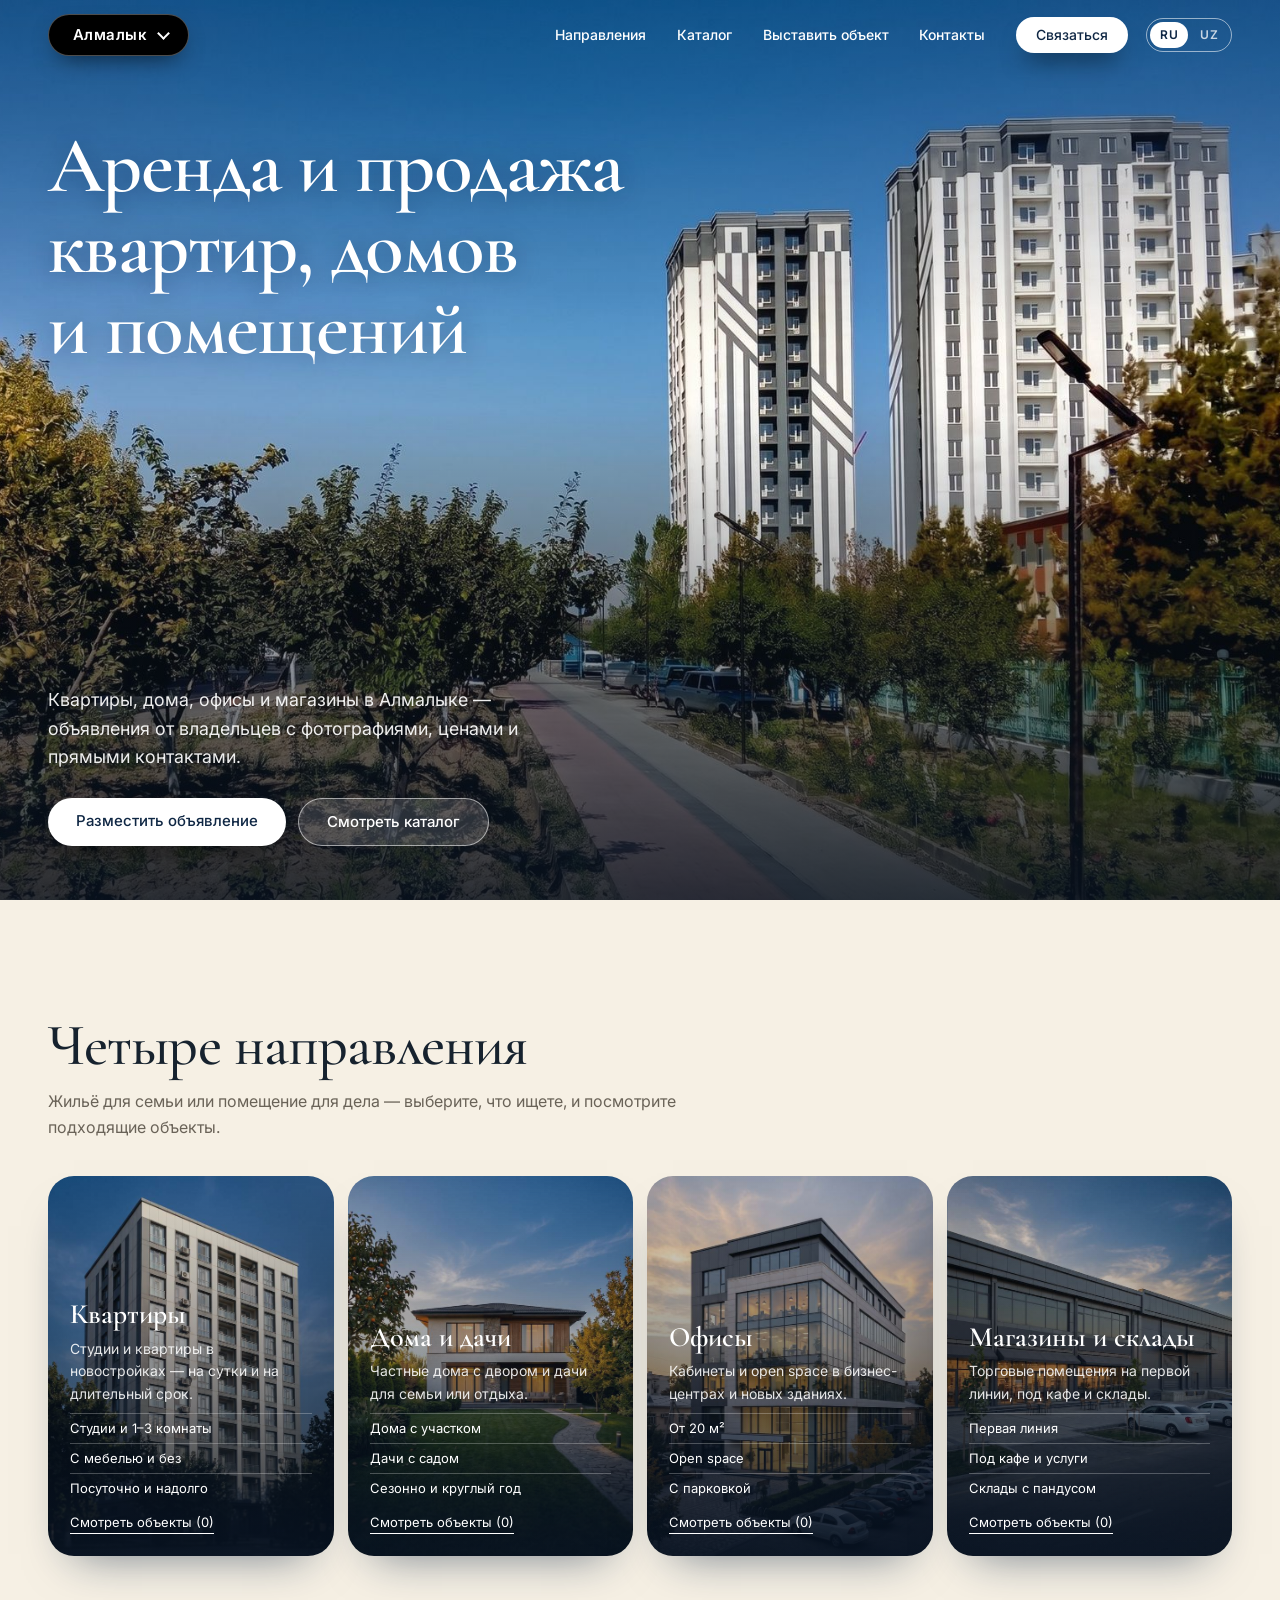
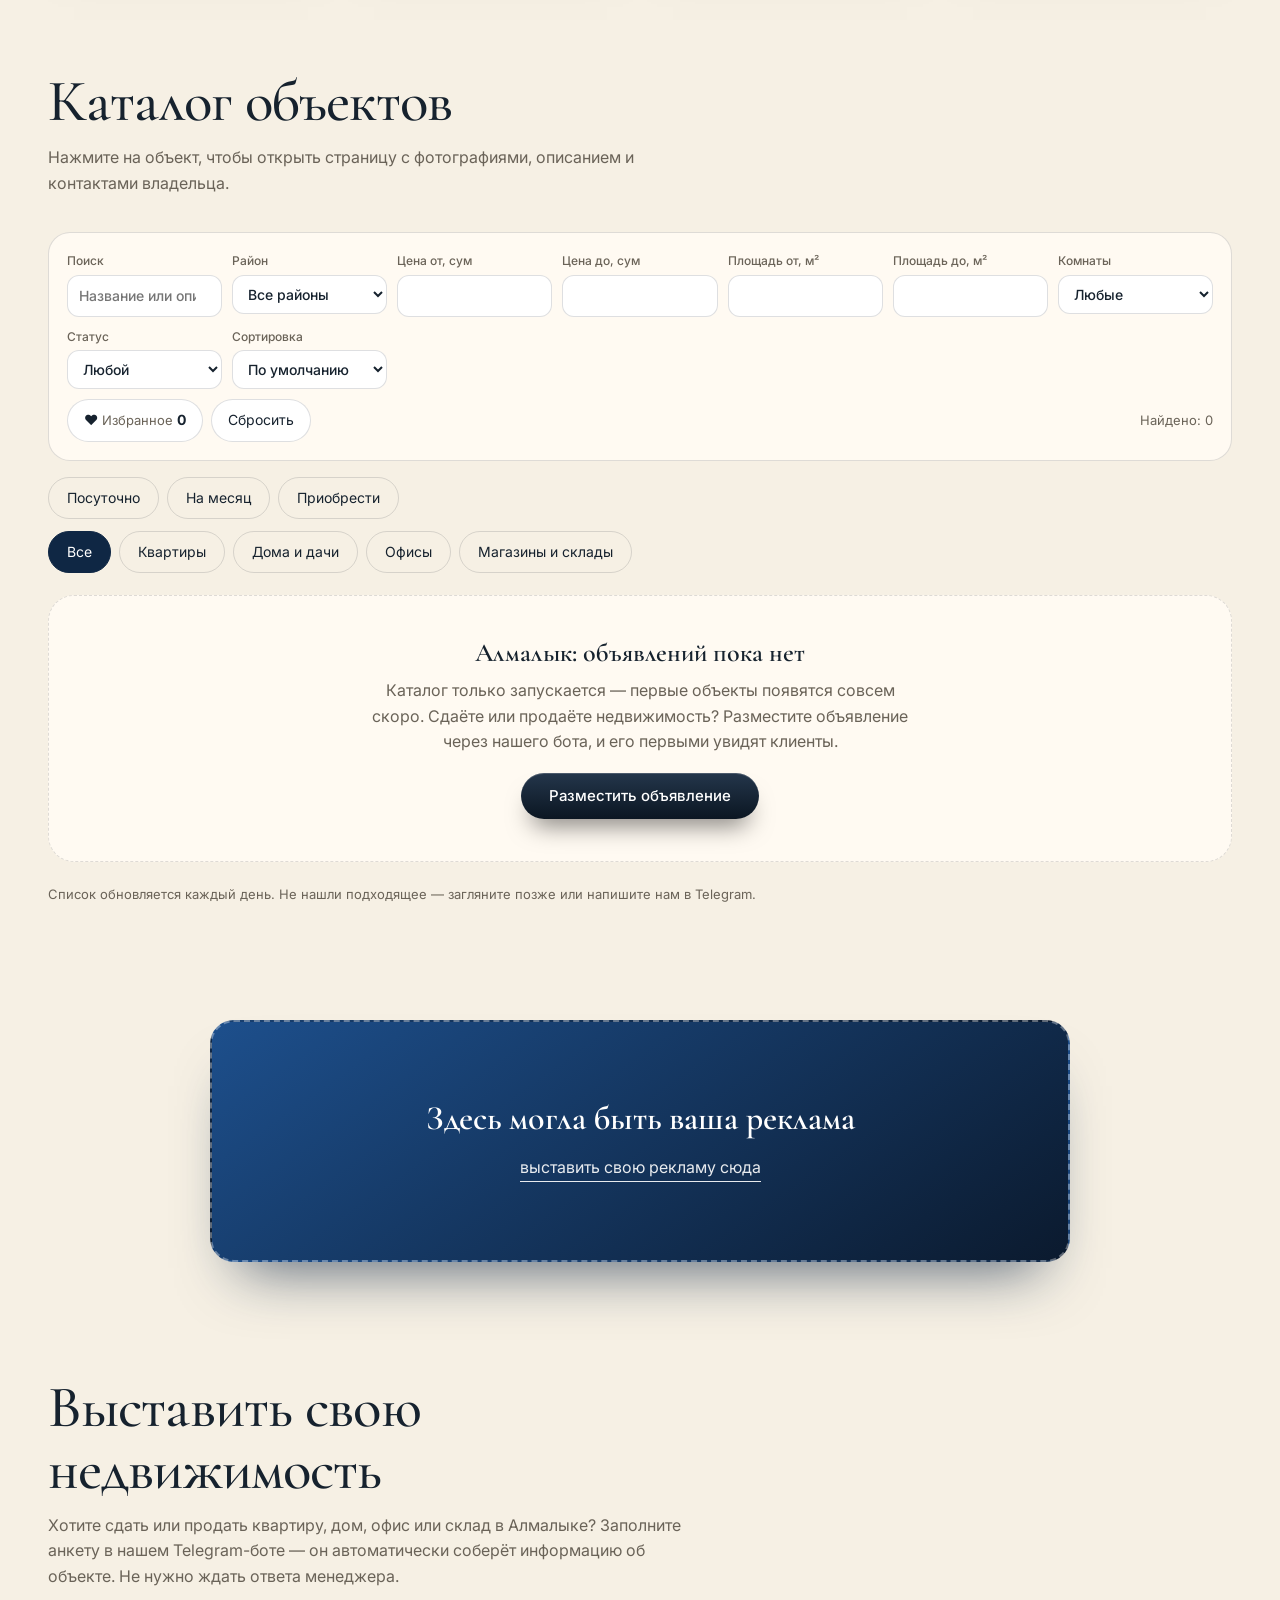
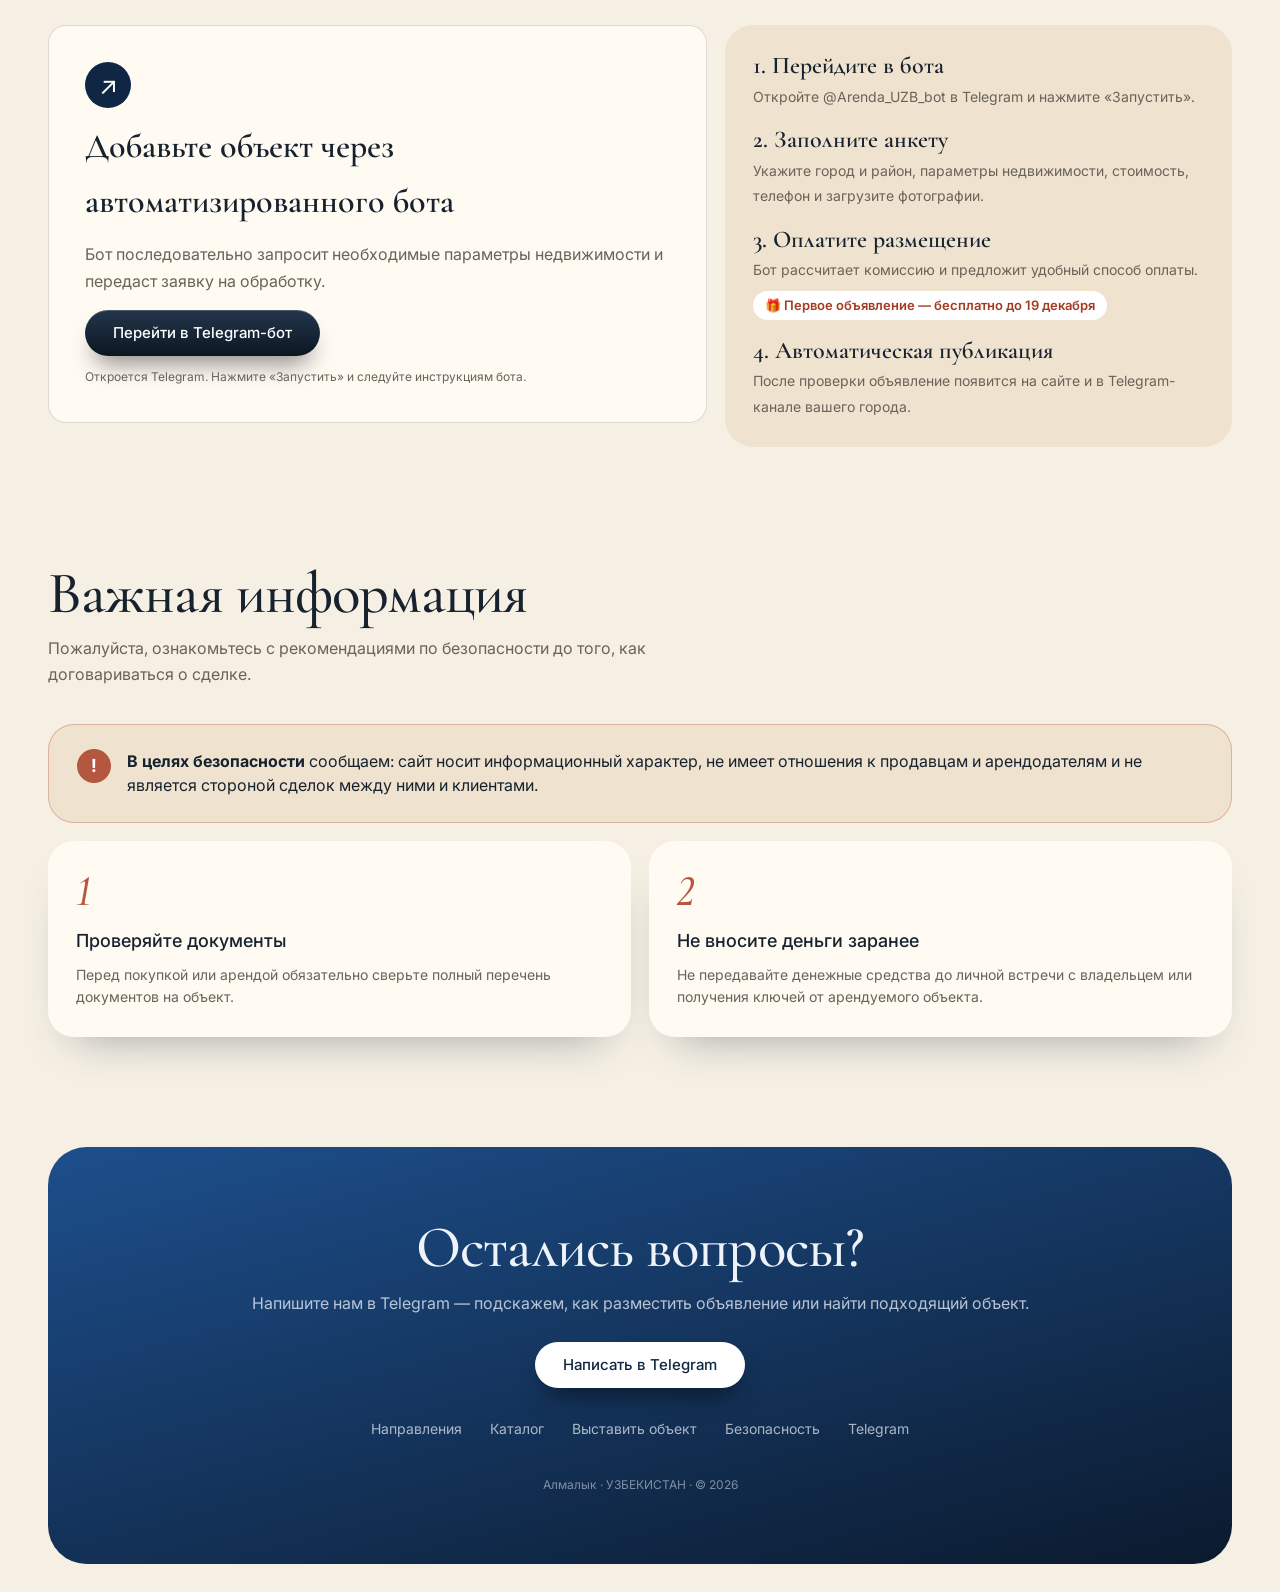
<file: ╨Ч╨Р╨У╨а╨г╨Ч╨Ш╨в╨м_╨Т_GITHUB/index.html>
<!DOCTYPE html>
<html lang="ru"><head><meta charset="utf-8">
<meta name="viewport" content="width=device-width,initial-scale=1">
<meta name="description" content="RENT UZBEKISTAN — каталог квартир, домов, офисов, магазинов и складов в городах Узбекистана.">
<meta name="theme-color" content="#0f2744">
<meta property="og:type" content="website"><meta property="og:locale" content="ru_RU"><meta property="og:title" content="RENT UZBEKISTAN — недвижимость в аренду и продажу"><meta property="og:description" content="Квартиры, дома, офисы, магазины и склады в городах Узбекистана.">
<link rel="icon" href="data:image/svg+xml,%3Csvg xmlns='http://www.w3.org/2000/svg' viewBox='0 0 32 32'%3E%3Ccircle cx='16' cy='16' r='16' fill='%230f2744'/%3E%3Ccircle cx='16' cy='16' r='5' fill='%23f6f0e4'/%3E%3C/svg%3E">
<title>RENT UZBEKISTAN — аренда и продажа недвижимости</title>
<link rel="preconnect" href="https://fonts.googleapis.com"><link rel="preconnect" href="https://fonts.gstatic.com" crossorigin>
<link href="https://fonts.googleapis.com/css2?family=Cormorant+Garamond:wght@500;600&family=Inter:wght@400;500;600&display=swap" rel="stylesheet">
<link rel="stylesheet" href="css/style.css"><link rel="canonical" href="https://YOUR-DOMAIN.uz/">
<meta name="robots" content="index,follow,max-image-preview:large">
<meta property="og:url" content="https://YOUR-DOMAIN.uz/"><meta property="og:image" content="https://YOUR-DOMAIN.uz/assets/img/2ebe49ee.jpg"><meta property="og:site_name" content="RENT UZBEKISTAN"><meta name="twitter:card" content="summary_large_image">
<script type="application/ld+json">{"@context":"https://schema.org","@type":"RealEstateAgent","name":"RENT UZBEKISTAN","url":"https://YOUR-DOMAIN.uz/","areaServed":{"@type":"Country","name":"Uzbekistan"},"address":{"@type":"PostalAddress","addressCountry":"UZ"},"sameAs":["https://t.me/Resell_Tashkent"]}</script>
</head><body>
<header class="hd" id="hd"><div class="cs" id="cs"><button type="button" id="cb" aria-haspopup="listbox" aria-expanded="false" data-i18n-aria="city_aria" aria-label="Выберите город"><span id="cv">Алмалык</span></button><ul id="cu" role="listbox" hidden><li><button type="button" role="option" data-c="Алмалык">Алмалык</button></li><li><button type="button" role="option" data-c="Ташкент">Ташкент</button></li><li><button type="button" role="option" data-c="Самарканд">Самарканд</button></li><li><button type="button" role="option" data-c="Андижан">Андижан</button></li><li><button type="button" role="option" data-c="Наманган">Наманган</button></li><li><button type="button" role="option" data-c="Нукус">Нукус</button></li><li><button type="button" role="option" data-c="Фергана">Фергана</button></li><li><button type="button" role="option" data-c="Карши">Карши</button></li><li><button type="button" role="option" data-c="Бухара">Бухара</button></li><li><button type="button" role="option" data-c="Коканд">Коканд</button></li></ul></div>
<nav class="lk" id="lk" aria-label="Основное меню" data-i18n-aria="nav_aria"><a href="#directions" data-i18n="nav_dir">Направления</a><a href="#catalog" data-i18n="nav_cat">Каталог</a><a href="https://t.me/Arenda_UZB_bot?start=list" target="_blank" rel="noopener noreferrer" data-i18n="nav_owner">Выставить объект</a><a href="#contacts" data-i18n="nav_contacts">Контакты</a><a data-tg class="btn sm" data-i18n="nav_contact_btn">Связаться</a></nav><div class="lng" role="group" aria-label="Язык сайта" data-i18n-aria="lang_aria"><button type="button" data-lang="ru">RU</button><button type="button" data-lang="uz">UZ</button></div>
<button class="bgr" id="bgr" aria-label="Меню" data-i18n-aria="menu_aria" aria-expanded="false">☰</button></header>

<section id="home"><picture id="cityHero" class="city-hero" hidden><source id="cityHeroMobile" media="(max-width: 760px)"><img id="cityHeroImage" alt="Городской пейзаж" data-i18n-alt="hero_alt" decoding="async" fetchpriority="high"></picture><h1 data-i18n-html="hero_title">Аренда и продажа<br>квартир, домов<br>и помещений</h1>
<div class="hb"><p data-i18n-html="hero_text">Квартиры, дома, офисы и магазины <span class="cl">в Алмалыке</span> — объявления от владельцев с фотографиями, ценами и прямыми контактами.</p><div class="bt"><a class="btn w" href="https://t.me/Arenda_UZB_bot?start=list" target="_blank" rel="noopener noreferrer" data-i18n="hero_btn_list">Разместить объявление</a><a class="btn gl" href="#catalog" data-i18n="hero_btn_cat">Смотреть каталог</a></div></div></section>

<div class="wrap">
<section class="s" id="directions"><div class="hdg"><h2 data-i18n="dir_title">Четыре направления</h2><p data-i18n="dir_text">Жильё для семьи или помещение для дела — выберите, что ищете, и посмотрите подходящие объекты.</p></div><div class="dirs" id="dirs"></div></section>

<section class="s" id="catalog"><div class="hdg"><h2 data-i18n="cat_title">Каталог объектов</h2><p data-i18n="cat_text">Нажмите на объект, чтобы открыть страницу с фотографиями, описанием и контактами владельца.</p></div>
<button type="button" class="flt-tg" id="fltToggle" aria-expanded="false" aria-controls="flt"><svg viewBox="0 0 24 24" width="18" height="18" aria-hidden="true"><path d="M4 6h10M18 6h2M4 12h4M12 12h8M4 18h12M20 18h0" fill="none" stroke="currentColor" stroke-width="2" stroke-linecap="round"/><circle cx="16" cy="6" r="2" fill="none" stroke="currentColor" stroke-width="2"/><circle cx="10" cy="12" r="2" fill="none" stroke="currentColor" stroke-width="2"/><circle cx="18" cy="18" r="2" fill="none" stroke="currentColor" stroke-width="2"/></svg><span data-i18n="flt_toggle">Фильтры</span><b class="flt-n" id="fltN" hidden></b></button><form class="flt" id="flt" role="search" aria-label="Поиск объектов" data-i18n-aria="flt_aria">
<label><span data-i18n="f_search">Поиск</span><input name="q" type="search" placeholder="Название или описание" data-i18n-ph="f_search_ph"></label>
<label><span data-i18n="f_dist">Район</span><select name="dist"></select></label>
<label><span data-i18n="f_pmin">Цена от, сум</span><input name="pmin" type="number" min="0" inputmode="numeric"></label>
<label><span data-i18n="f_pmax">Цена до, сум</span><input name="pmax" type="number" min="0" inputmode="numeric"></label>
<label><span data-i18n="f_amin">Площадь от, м²</span><input name="amin" type="number" min="0" inputmode="numeric"></label>
<label><span data-i18n="f_amax">Площадь до, м²</span><input name="amax" type="number" min="0" inputmode="numeric"></label>
<label><span data-i18n="f_rooms">Комнаты</span><select name="rooms"><option value="" data-i18n="f_any_rooms">Любые</option><option value="1">1</option><option value="2">2</option><option value="3">3</option><option value="4" data-i18n="f_rooms4">4 и больше</option></select></label>
<label><span data-i18n="f_status">Статус</span><select name="st"><option value="" data-i18n="f_any">Любой</option><option value="free" data-i18n="st_free">Свободно</option><option value="rented" data-i18n="st_rented">Занято</option></select></label>
<label><span data-i18n="f_sort">Сортировка</span><select name="sort"><option value="" data-i18n="f_sort_def">По умолчанию</option><option value="p" data-i18n="f_sort_p">Сначала дешевле</option><option value="d" data-i18n="f_sort_d">Сначала дороже</option><option value="a" data-i18n="f_sort_a">Сначала просторнее</option></select></label>
<div class="fa"><button type="button" id="fv">♥ <span data-i18n="f_fav">Избранное</span> <b id="fn">0</b></button><button type="reset" data-i18n="f_reset">Сбросить</button><span id="fc" aria-live="polite"></span></div>
</form><div class="tabs" id="dtabs"></div><div class="tabs" id="tabs"></div><div class="gal" id="gal"></div><p class="note" data-i18n="cat_note">Список обновляется каждый день. Не нашли подходящее — загляните позже или напишите нам в Telegram.</p></section>

<section class="s adv" id="adv"><a class="ad" id="adBanner" href="https://t.me/Resell_Tashkent" target="_blank" rel="noopener noreferrer" aria-label="Рекламный блок RENT UZBEKISTAN" data-i18n-aria="ad_aria"><img class="ad-image" id="adImage" alt="Рекламный баннер" data-i18n-alt="ad_alt" hidden><span class="ad-placeholder" id="adPlaceholder"><b data-i18n="ad_title">Здесь могла быть ваша реклама</b><span data-i18n="ad_link">выставить свою рекламу сюда</span></span></a></section>

<section class="s" id="owner">
<div class="hdg">
<h2 data-i18n="own_title">Выставить свою недвижимость</h2>
<p data-i18n-html="own_text">Хотите сдать или продать квартиру, дом, офис или склад <span class="cl">в Алмалыке</span>? Заполните анкету в нашем Telegram-боте — он автоматически соберёт информацию об объекте. Не нужно ждать ответа менеджера.</p>
</div>
<div class="ow">
<div class="of owner-bot-card">
<div class="owner-bot-icon" aria-hidden="true">↗</div>
<h3 data-i18n="own_card_title">Добавьте объект через автоматизированного бота</h3>
<p data-i18n="own_card_text">Бот последовательно запросит необходимые параметры недвижимости и передаст заявку на обработку.</p>
<a class="btn owner-bot-btn" href="https://t.me/Arenda_UZB_bot?start=list" target="_blank" rel="noopener noreferrer" data-i18n="own_btn">Перейти в Telegram-бот</a>
<small data-i18n="own_hint">Откроется Telegram. Нажмите «Запустить» и следуйте инструкциям бота.</small>
</div>
<ul class="os">
<li><b data-i18n="st1_t">1. Перейдите в бота</b><span data-i18n="st1_d">Откройте @Arenda_UZB_bot в Telegram и нажмите «Запустить».</span></li>
<li><b data-i18n="st2_t">2. Заполните анкету</b><span data-i18n="st2_d">Укажите город и район, параметры недвижимости, стоимость, телефон и загрузите фотографии.</span></li>
<li><b data-i18n="st3_t">3. Оплатите размещение</b><span data-i18n="st3_d">Бот рассчитает комиссию и предложит удобный способ оплаты.</span><em class="promo" id="promoLine" hidden></em></li>
<li><b data-i18n="st4_t">4. Автоматическая публикация</b><span data-i18n="st4_d">После проверки объявление появится на сайте и в Telegram-канале вашего города.</span></li>
</ul>
</div>
</section>


<section class="s" id="safety"><div class="hdg"><h2 data-i18n="safe_title">Важная информация</h2><p data-i18n="safe_text">Пожалуйста, ознакомьтесь с рекомендациями по безопасности до того, как договариваться о сделке.</p></div>
<div class="sn"><i aria-hidden="true">!</i><p data-i18n-html="safe_note"><b>В целях безопасности</b> сообщаем: сайт носит информационный характер, не имеет отношения к продавцам и арендодателям и не является стороной сделок между ними и клиентами.</p></div>
<div class="wy"><div><span class="n">1</span><h3 data-i18n="safe1_t">Проверяйте документы</h3><p data-i18n="safe1_d">Перед покупкой или арендой обязательно сверьте полный перечень документов на объект.</p></div><div><span class="n">2</span><h3 data-i18n="safe2_t">Не вносите деньги заранее</h3><p data-i18n="safe2_d">Не передавайте денежные средства до личной встречи с владельцем или получения ключей от арендуемого объекта.</p></div></div></section>
</div>

<footer id="contacts"><h2 data-i18n="foot_title">Остались вопросы?</h2><p data-i18n="foot_text">Напишите нам в Telegram — подскажем, как разместить объявление или найти подходящий объект.</p><a data-tg class="btn" data-i18n="foot_btn">Написать в Telegram</a>
<nav class="fn"><a href="#directions" data-i18n="nav_dir">Направления</a><a href="#catalog" data-i18n="nav_cat">Каталог</a><a href="https://t.me/Arenda_UZB_bot?start=list" target="_blank" rel="noopener noreferrer" data-i18n="nav_owner">Выставить объект</a><a href="#safety" data-i18n="foot_safety">Безопасность</a><a data-tg>Telegram</a></nav><small><span class="cn">Алмалык</span> · <span data-i18n="country">УЗБЕКИСТАН</span> · © <span id="yr">2026</span></small></footer>

<div id="obj"></div>

<script src="data/listings.js"></script>
<script src="data/site-assets.js"></script>
<script src="js/config.js"></script>
<script src="js/i18n.js"></script>
<script src="js/app.js"></script></body></html>
</file>
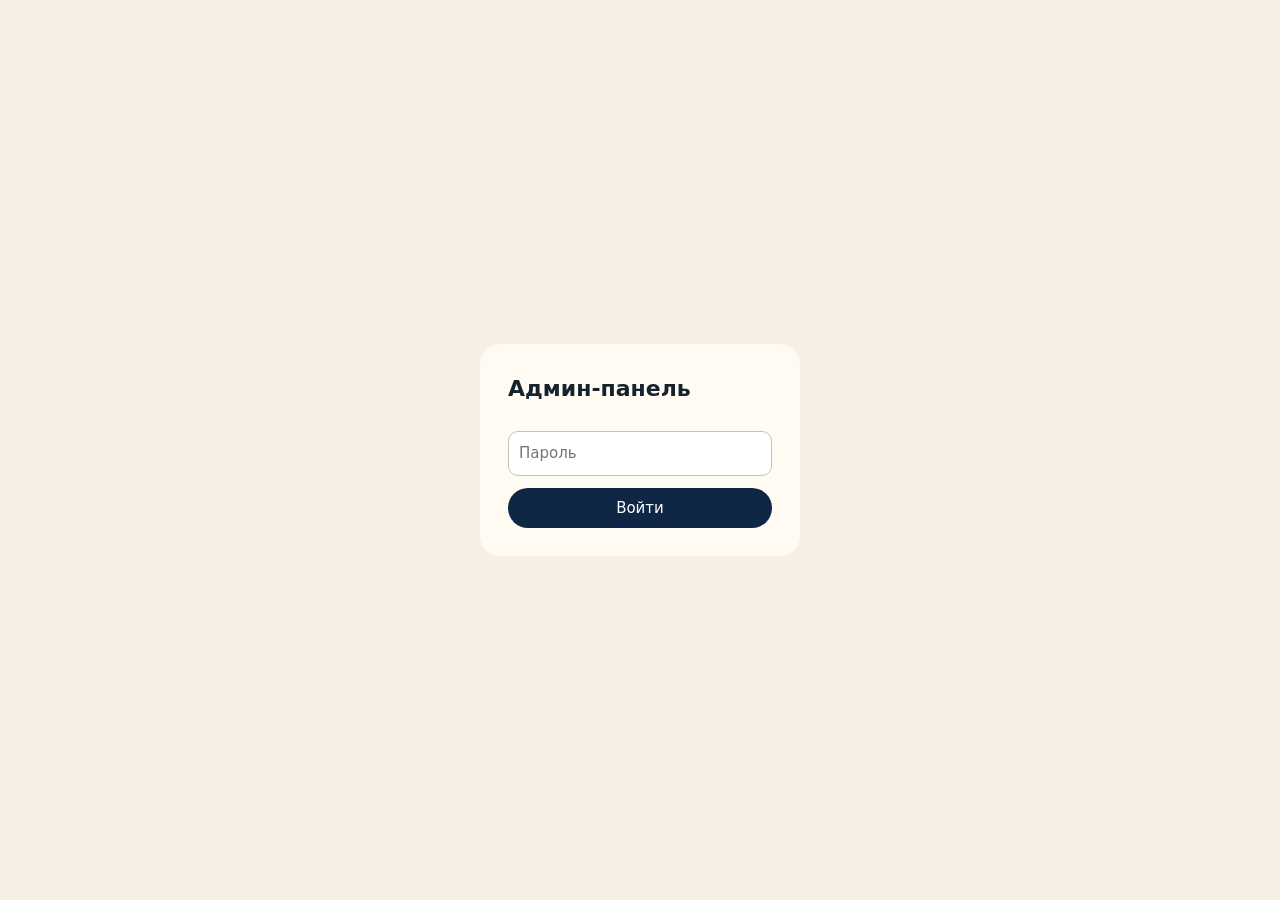
<file: ╨Ч╨Р╨У╨а╨г╨Ч╨Ш╨в╨м_╨Т_GITHUB/admin/index.html>
<!doctype html>
<html lang="ru">
<head>
<meta charset="utf-8">
<meta name="viewport" content="width=device-width,initial-scale=1">
<meta name="robots" content="noindex,nofollow">
<title>Админ-панель — Аренда</title>
<style>
[hidden]{display:none!important}
*{box-sizing:border-box}
body{margin:0;font:15px/1.5 system-ui,sans-serif;background:#f6f0e4;color:#16222e}
main{max-width:1100px;margin:0 auto;padding:20px}
h1{font-size:22px;margin:0 0 14px}
button,select,input,textarea{font:inherit}
.b{padding:9px 16px;border-radius:99px;border:0;background:#0f2744;color:#fff;cursor:pointer;display:inline-block}
.b.g{background:#fff;color:#0f2744;border:1px solid #c9c2b4}
.b.r{background:#b4573f}
.b:disabled{opacity:.55;cursor:not-allowed}
.bar{display:flex;flex-wrap:wrap;gap:8px;align-items:center;margin-bottom:14px}
.hint{font-size:13px;color:#6a6358;margin:0 0 14px}
.w{overflow-x:auto}
table{width:100%;border-collapse:collapse;background:#fffaf2;border-radius:14px;overflow:hidden}
th,td{padding:8px 10px;border-bottom:1px solid #e5ddcc;text-align:left;font-size:14px}
td img{width:56px;height:42px;object-fit:cover;border-radius:6px;display:block}
dialog{border:0;border-radius:20px;width:min(700px,calc(100% - 20px));max-height:94vh;padding:22px;overflow:auto}
dialog::backdrop{background:rgba(8,18,32,.7)}
.f{display:grid;grid-template-columns:1fr 1fr;gap:10px}
.f label{display:flex;flex-direction:column;gap:3px;font-size:12px;color:#6a6358}
.f .c{grid-column:1/-1}
.f input:not([type=file]),.f select,.f textarea{padding:9px;border:1px solid #c9c2b4;border-radius:10px;width:100%;background:white;color:#16222e}
#lg{display:grid;place-items:center;min-height:100vh}
#lf{background:#fffaf2;padding:28px;border-radius:20px;display:flex;flex-direction:column;gap:12px;width:min(320px,90%)}
#lf input{padding:10px;border:1px solid #c9c2b4;border-radius:10px}
.upload-box{border:1px dashed #a9a08f;border-radius:14px;padding:14px;background:#fffdf8;display:flex;flex-direction:column;gap:9px}
.upload-actions{display:flex;align-items:center;gap:10px;flex-wrap:wrap}
.file-label{position:relative;overflow:hidden}
.file-label input{position:absolute;inset:0;width:100%;height:100%;opacity:0;cursor:pointer}
#photoGrid{display:grid;grid-template-columns:repeat(auto-fill,minmax(116px,1fr));gap:10px}
.photo-card{position:relative;border:1px solid #e5ddcc;border-radius:10px;padding:6px;background:#fff;min-width:0}
.photo-card img{display:block;width:100%;height:94px;object-fit:cover;border-radius:7px;background:#eee}
.photo-card span{display:block;font-size:11px;color:#6a6358;margin-top:4px;white-space:nowrap;overflow:hidden;text-overflow:ellipsis}
.photo-card button{margin-top:5px;width:100%;padding:5px 8px;font-size:12px}
.upload-note{font-size:12px;color:#6a6358;margin:0}
#uploadStatus{font-size:12px;color:#0f6042;min-height:18px}
.asset-panel{margin:18px 0;padding:16px;border:1px solid #e5ddcc;border-radius:16px;background:#fffaf2}
.asset-head{display:flex;align-items:center;justify-content:space-between;gap:12px;flex-wrap:wrap}
.asset-grid{display:grid;grid-template-columns:repeat(auto-fill,minmax(190px,1fr));gap:12px;margin-top:14px}
.asset-card{min-width:0;border:1px solid #e5ddcc;border-radius:12px;padding:10px;background:#fff}
.asset-card img,.asset-empty{display:block;width:100%;height:116px;object-fit:cover;border-radius:8px;background:#eee}
.asset-empty{display:grid;place-items:center;color:#6a6358;font-size:12px;text-align:center;padding:10px}
.asset-card strong{display:block;font-size:13px;margin:8px 0}
.asset-card .b{font-size:12px;padding:7px 10px;margin-top:7px}
.asset-card input[type=file]{position:absolute;inset:0;width:100%;height:100%;opacity:0;cursor:pointer}
.asset-file{position:relative;overflow:hidden}
.asset-link-editor{display:grid;grid-template-columns:minmax(0,1fr) auto;gap:10px;align-items:end;margin-top:14px;padding:12px;border:1px solid #e5ddcc;border-radius:12px;background:#fff}
.asset-link-editor label{display:flex;flex-direction:column;gap:5px;font-size:12px;color:#6a6358}
.asset-link-editor input{width:100%;min-width:0;padding:9px 11px;border:1px solid #c9c2b4;border-radius:10px;background:#fff;color:#16222e}
#assetStatus{font-size:12px;color:#0f6042;min-height:18px;margin-top:8px}
@media(max-width:600px){.f{grid-template-columns:1fr}.f .c{grid-column:auto}main{padding:14px}dialog{padding:16px}.asset-grid{grid-template-columns:repeat(2,minmax(0,1fr))}.asset-link-editor{grid-template-columns:1fr}.asset-link-editor .b{width:100%}}
</style>
</head>
<body>
<div id="lg"><form id="lf"><h1>Админ-панель</h1><input type="password" id="pw" placeholder="Пароль" autocomplete="current-password" required><button class="b">Войти</button></form></div>
<main id="ap" hidden>
  <h1>Объекты</h1>
  <div class="bar">
    <select id="fc" aria-label="Город"></select>
    <button class="b" id="add">Добавить объект</button>
    <button class="b g" id="ex">Скачать listings.js</button>
    <label class="b g">Загрузить файл с объектами<input type="file" id="im" accept=".js,.json" hidden></label>
    <button class="b g" id="rs">Сбросить локальные изменения</button>
  </div>
  <p class="hint">Изменения каталога сохраняются в этом браузере. Чтобы обновить каталог у всех посетителей, скачайте listings.js и замените им файл data/listings.js на хостинге.</p>
  <section class="asset-panel">
    <div class="asset-head"><div><h2>Изображения сайта</h2><p class="hint">Меняйте фон главной страницы, обложки категорий, городские изображения, предпросмотр ссылок и рекламный баннер. Для блока «Здесь могла быть ваша реклама» также можно отдельно изменить адрес перехода. Фото объектов редактируются внутри карточки.</p></div>
      <div class="bar"><button class="b g" id="exportAssets" type="button">Скачать site-assets.js</button><label class="b g">Импорт настроек сайта<input type="file" id="importAssets" accept=".js,.json,application/json,text/javascript" hidden></label></div></div>
    <div id="assetGrid" class="asset-grid"></div>
    <div class="asset-link-editor">
      <label for="adLinkInput">Ссылка рекламного блока «Здесь могла быть ваша реклама»
        <input type="url" id="adLinkInput" placeholder="https://example.com" autocomplete="url" inputmode="url">
      </label>
      <button class="b" id="saveAdLink" type="button">Сохранить ссылку</button>
    </div>
    <div id="assetStatus" role="status" aria-live="polite"></div>
    <p class="hint">После изменений скачайте site-assets.js и замените файл data/site-assets.js в репозитории сайта, затем отправьте commit/push в GitHub. После повторного развёртывания Render обновит баннер и ссылку для всех посетителей. До экспорта локальные изменения видны только в этом браузере.</p>
  </section>
  <div class="w"><table><thead><tr><th></th><th>Название</th><th>Район</th><th>Цена, сум</th><th>Статус</th><th></th></tr></thead><tbody id="tb"></tbody></table></div>
</main>
<dialog id="dg"><form id="ef" method="dialog" class="f"></form></dialog>
<script src="../data/listings.js"></script>
<script src="../data/site-assets.js"></script>
<script>
'use strict';
/* Пароль хранится только в виде хэша PBKDF2 (310 000 итераций) — в коде его не прочитать. */
const PW_SALT='7c6b420bc3a2c2400d73fc14c82a4e87',PW_HASH='7745f743331314f9e87fb176cffeb31bd234cc8d05fd9456ca79af284b52ed48',PW_ITER=310000,K='arenda_listings_v1',ASSET_KEY='rent_site_assets_v1',MAX_PHOTOS=12,MAX_LISTINGS_CHARS=2200000;
const $=s=>document.querySelector(s);
const CITIES=['Алмалык','Ташкент','Самарканд','Андижан','Наманган','Нукус','Фергана','Карши','Бухара','Коканд'];
const CATS={flat:'Квартиры',house:'Дома и дачи',office:'Офисы',shop:'Магазины и склады'};
const TERMS=['Посуточно','На месяц','Продажа'];
const STS={free:'Свободно',rented:'Занято'};
let A=null;
try{A=JSON.parse(localStorage.getItem(K))}catch(_){}
if(!Array.isArray(A))A=JSON.parse(JSON.stringify(window.LISTINGS||[]));
const normalize=rows=>rows.map(o=>({...o,status:o.status==='rented'?'rented':'free',photos:Array.isArray(o.photos)?o.photos:[]}));
const beforeNormalize=JSON.stringify(A);A=normalize(A);
const serialized=()=>JSON.stringify(A);
const save=()=>{
  try{
    const raw=serialized();
    if(raw.length>MAX_LISTINGS_CHARS){alert('Данные слишком большие для локального хранения браузера. Удалите часть фотографий или загрузите изображения меньшего размера, затем повторите сохранение.');return false;}
    localStorage.setItem(K,raw);return true;
  }catch(_){alert('Браузер не смог сохранить изменения. Возможно, превышен лимит локального хранилища. Скачайте listings.js, чтобы сохранить текущие данные.');return false;}
};
const img=p=>/^(https?:|data:|blob:|\/)/.test(p)?p:'../'+p;
const esc=s=>String(s??'').replace(/[&<>"']/g,c=>({'&':'&amp;','<':'&lt;','>':'&gt;','"':'&quot;',"'":'&#39;'}[c]));
if(JSON.stringify(A)!==beforeNormalize)save();
const FLD=[
  ['title','Название'],['city','Город',CITIES],['cat','Категория',CATS],['term','Срок',TERMS],
  ['district','Район'],['area','Площадь, м²','number'],['rooms','Комнат (0 — не жилое)','number'],
  ['floor','Этаж / участок'],['price','Цена, сум','number'],['status','Статус',STS],
  ['phone','Телефон владельца (пусто — общий)'],['owner','Имя владельца'],
  ['desc','Описание','textarea'],['features','Преимущества (по одному в строке)','textarea']
];
let city=CITIES[0],photoDraft=[],uploading=false;
const ASSET_DEFS=[
  ['home_desktop','Главная — фон для компьютера','../assets/img/7a7fc5e5.jpg'],
  ['home_mobile','Главная — фон для телефона','../assets/img/6416a0d7.jpg'],
  ['category_flat','Обложка категории — квартиры','../assets/img/2ebe49ee.jpg'],
  ['category_house','Обложка категории — дома','../assets/img/2bfb3551.jpg'],
  ['category_office','Обложка категории — офисы','../assets/img/749b4895.jpg'],
  ['category_shop','Обложка категории — магазины и склады','../assets/img/9e927aa2.jpg'],
  ['social_preview','Изображение предпросмотра ссылки','../assets/img/2ebe49ee.jpg'],
  ['ad_image','Рекламный блок — изображение баннера',null],
  ...['Алмалык','Ташкент','Самарканд','Андижан','Наманган','Нукус','Фергана','Карши','Бухара','Коканд'].flatMap((name)=>{const key={Алмалык:'almalyk',Ташкент:'tashkent',Самарканд:'samarkand',Андижан:'andijan',Наманган:'namangan',Нукус:'nukus',Фергана:'fergana',Карши:'karshi',Бухара:'bukhara',Коканд:'kokand'}[name];const fallbacks={Ташкент:['../assets/img/city-tashkent-desktop.jpg','../assets/img/city-tashkent-mobile.jpg'],Самарканд:['../assets/img/city-samarkand-desktop.jpg','../assets/img/city-samarkand-mobile.jpg'],Андижан:['../assets/img/city-andijan-desktop.jpg','../assets/img/city-andijan-mobile.jpg'],Наманган:['../assets/img/city-namangan-desktop.jpg','../assets/img/city-namangan-mobile.jpg'],Нукус:['../assets/img/city-nukus-desktop.jpg','../assets/img/city-nukus-mobile.jpg']}[name]||[null,null];return [[`city_${key}_desktop`,`Город ${name} — компьютер`,fallbacks[0]],[`city_${key}_mobile`,`Город ${name} — телефон`,fallbacks[1]]]})
];
let siteAssets={...(window.RENT_SITE_ASSETS||{})};
try{siteAssets={...siteAssets,...JSON.parse(localStorage.getItem(ASSET_KEY)||'{}')}}catch(_){}
function renderAssetGrid(){
  $('#assetGrid').innerHTML=ASSET_DEFS.map(([key,label,fallback])=>{const src=siteAssets[key]||fallback;return `<div class="asset-card" data-asset-card="${key}">${src?`<img src="${esc(src)}" alt="${esc(label)}">`:'<div class="asset-empty">Изображение пока не задано</div>'}<strong>${esc(label)}</strong><label class="b g asset-file">Заменить изображение<input type="file" accept="image/*" data-asset-file="${key}"></label><button class="b g" type="button" data-asset-reset="${key}">Сбросить</button></div>`}).join('');
}
function saveSiteAssets(){
  try{const raw=JSON.stringify(siteAssets);if(raw.length>4_200_000)throw new Error('Суммарный объём изображений слишком большой для локального хранилища.');localStorage.setItem(ASSET_KEY,raw);window.RENT_SITE_ASSETS=siteAssets;return true;}
  catch(error){alert(error.message||'Не удалось сохранить изображения в браузере.');return false;}
}
renderAssetGrid();
$('#adLinkInput').value=siteAssets.ad_link||'https://t.me/Resell_Tashkent';
$('#saveAdLink').addEventListener('click',()=>{
  const value=$('#adLinkInput').value.trim();
  if(value){
    let parsed;
    try{parsed=new URL(value)}catch(_){alert('Введите корректную ссылку, например https://example.com');return;}
    if(!['http:','https:'].includes(parsed.protocol)){alert('Разрешены только ссылки http:// и https://');return;}
    siteAssets.ad_link=parsed.href;
  }else{delete siteAssets.ad_link;}
  if(saveSiteAssets())$('#assetStatus').textContent='Ссылка рекламного блока сохранена. Скачайте site-assets.js и замените файл в проекте сайта.';
});
const opts=(t,v)=>(Array.isArray(t)?t.map(x=>[x,x]):Object.entries(t)).map(([a,b])=>`<option value="${esc(a)}"${a===v?' selected':''}>${esc(b)}</option>`).join('');
function list(){
  $('#tb').innerHTML=A.filter(o=>o.city===city).map(o=>`<tr>
    <td>${o.photos?.[0]?`<img src="${esc(img(o.photos[0]))}" alt="">`:''}</td>
    <td>${esc(o.title)}</td><td>${esc(o.district)}</td>
    <td>${(Number(o.price)||0).toLocaleString('ru-RU')}</td>
    <td><select data-s="${o.id}">${opts(STS,o.status)}</select></td>
    <td><button class="b g" data-e="${o.id}">Изменить</button> <button class="b r" data-d="${o.id}">Удалить</button></td>
  </tr>`).join('')||'<tr><td colspan="6">Объектов нет — нажмите «Добавить объект».</td></tr>';
}
function drawPhotoDraft(){
  const grid=$('#photoGrid');if(!grid)return;
  grid.innerHTML=photoDraft.map((src,i)=>`<div class="photo-card">
    <img src="${esc(img(src))}" alt="Фото ${i+1}">
    <span>Фото ${i+1}</span>
    <button class="b r" type="button" data-photo-remove="${i}">Удалить</button>
  </div>`).join('')||'<p class="upload-note">Фотографии ещё не добавлены.</p>';
}
function edit(id){
  const old=A.find(x=>x.id===id);
  const o=old||{city,cat:'flat',term:'На месяц',status:'free'};
  photoDraft=[...(Array.isArray(o.photos)?o.photos:[])];
  $('#ef').innerHTML=FLD.map(([k,l,t])=>{
    const v=o[k]??'',c=t==='textarea'||k==='title'?' class="c"':'';let control;
    if(t==='textarea')control=`<textarea name="${k}" rows="3">${esc(Array.isArray(v)?v.join('\n'):v)}</textarea>`;
    else if(t&&t!=='number')control=`<select name="${k}">${opts(t,v)}</select>`;
    else control=`<input name="${k}" type="${t||'text'}" value="${esc(v)}">`;
    return `<label${c}>${l}${control}</label>`;
  }).join('')+
  `<section class="c upload-box">
    <strong>Фотографии объекта</strong>
    <div id="photoGrid"></div>
    <div class="upload-actions">
      <label class="b file-label">Загрузить фотографии<input type="file" id="photoFiles" accept="image/*" multiple></label>
      <span class="upload-note">Можно выбрать сразу несколько файлов</span>
    </div>
    <p class="upload-note">Поддерживаются JPG, PNG, WebP и другие форматы изображений. Фото автоматически уменьшаются до подходящего размера и сохраняются в карточке объекта. Максимум ${MAX_PHOTOS} фотографий на объект.</p>
    <div id="uploadStatus" role="status" aria-live="polite"></div>
  </section>
  <div class="c bar"><button class="b" id="saveListing">Сохранить</button><button class="b g" type="button" id="cancelEdit">Отмена</button></div>`;
  $('#ef').dataset.id=o.id||'';
  drawPhotoDraft();
  $('#dg').showModal();
}
function fileToDataURL(blob){return new Promise((resolve,reject)=>{const r=new FileReader();r.onload=()=>resolve(r.result);r.onerror=()=>reject(new Error('Ошибка чтения файла'));r.readAsDataURL(blob)});}
async function compressImage(file){
  if(!file.type.startsWith('image/'))throw new Error('Файл «'+file.name+'» не является изображением.');
  let bitmap;
  try{bitmap=await createImageBitmap(file)}catch(_){throw new Error('Не удалось открыть изображение «'+file.name+'».')}
  const maxSide=1600,scale=Math.min(1,maxSide/Math.max(bitmap.width,bitmap.height));
  const canvas=document.createElement('canvas');canvas.width=Math.max(1,Math.round(bitmap.width*scale));canvas.height=Math.max(1,Math.round(bitmap.height*scale));
  const ctx=canvas.getContext('2d',{alpha:false});ctx.fillStyle='#fff';ctx.fillRect(0,0,canvas.width,canvas.height);ctx.drawImage(bitmap,0,0,canvas.width,canvas.height);bitmap.close?.();
  const blob=await new Promise((resolve,reject)=>canvas.toBlob(b=>b?resolve(b):reject(new Error('Не удалось обработать «'+file.name+'».')),'image/webp',0.78));
  return fileToDataURL(blob);
}

$('#assetGrid').addEventListener('change',async e=>{
  const input=e.target.closest('[data-asset-file]');if(!input)return;
  const key=input.dataset.assetFile,file=input.files?.[0];input.value='';if(!file)return;
  $('#assetStatus').textContent='Обработка изображения…';
  try{const previous=siteAssets[key];siteAssets[key]=await compressImage(file);if(!saveSiteAssets()){if(previous===undefined)delete siteAssets[key];else siteAssets[key]=previous;return;}renderAssetGrid();$('#assetStatus').textContent='Изображение сохранено в браузере. Не забудьте скачать site-assets.js.';}
  catch(error){$('#assetStatus').textContent='Не удалось обработать изображение.';alert(error.message||'Ошибка загрузки изображения.');}
});
$('#assetGrid').addEventListener('click',e=>{const b=e.target.closest('[data-asset-reset]');if(!b)return;delete siteAssets[b.dataset.assetReset];saveSiteAssets();renderAssetGrid();$('#assetStatus').textContent='Вернулось исходное изображение. Скачайте site-assets.js, чтобы обновить сайт.';});
$('#exportAssets').onclick=()=>{const blob=new Blob(['window.RENT_SITE_ASSETS = '+JSON.stringify(siteAssets,null,2)+';\n'],{type:'text/javascript;charset=utf-8'});const url=URL.createObjectURL(blob);const a=document.createElement('a');a.href=url;a.download='site-assets.js';a.click();setTimeout(()=>URL.revokeObjectURL(url),1000);};
$('#importAssets').onchange=e=>{const file=e.target.files?.[0];e.target.value='';if(!file)return;const r=new FileReader();r.onload=()=>{try{const raw=String(r.result).trim().replace(/^window\.RENT_SITE_ASSETS\s*=\s*/, '').replace(/;\s*$/,'');const parsed=JSON.parse(raw);if(!parsed||Array.isArray(parsed)||typeof parsed!=='object')throw new Error();siteAssets=parsed;if(saveSiteAssets()){renderAssetGrid();$('#adLinkInput').value=siteAssets.ad_link||'https://t.me/Resell_Tashkent';$('#assetStatus').textContent='Файл изображений и настройки рекламного блока импортированы.';}}catch(_){alert('Не удалось прочитать файл site-assets.js или JSON.');}};r.readAsText(file);};
$('#ef').addEventListener('change',async e=>{
  if(e.target.id!=='photoFiles')return;
  const files=[...e.target.files||[]];e.target.value='';if(!files.length)return;
  const remaining=MAX_PHOTOS-photoDraft.length;
  if(remaining<=0){alert(`В объекте уже максимально допустимое количество фотографий: ${MAX_PHOTOS}.`);return;}
  if(files.length>remaining){alert(`Можно добавить ещё ${remaining} фото. Лишние файлы не будут обработаны.`);files.length=remaining;}
  uploading=true;const status=$('#uploadStatus');status.textContent='Обработка фотографий…';
  $('#saveListing').disabled=true;
  try{
    for(const file of files){
      const data=await compressImage(file);
      const candidate=[...photoDraft,data];
      const currentId=+$('#ef').dataset.id;
      const candidateRows=A.map(row=>row.id===currentId?{...row,photos:candidate}:row);
      if(!currentId)candidateRows.push({id:Math.max(0,...A.map(x=>x.id))+1,photos:candidate});
      if(JSON.stringify(candidateRows).length>MAX_LISTINGS_CHARS){alert('Фотография слишком велика для локального хранилища. Удалите часть фотографий или выберите файл меньшего размера.');break;}
      photoDraft.push(data);drawPhotoDraft();
    }
    status.textContent='Фотографии готовы. Нажмите «Сохранить», чтобы прикрепить их к объекту.';
  }catch(err){alert(err.message||'Не удалось загрузить фотографию.');status.textContent='Не все фотографии удалось обработать.';}
  finally{uploading=false;$('#saveListing').disabled=false;}
});
$('#ef').addEventListener('click',e=>{
  const remove=e.target.closest('[data-photo-remove]');
  if(remove){photoDraft.splice(+remove.dataset.photoRemove,1);drawPhotoDraft();$('#uploadStatus').textContent='Фото удалено из черновика. Нажмите «Сохранить», чтобы применить изменение.';}
  if(e.target.id==='cancelEdit')$('#dg').close();
});
$('#ef').onsubmit=e=>{
  e.preventDefault();if(uploading)return;
  const d=Object.fromEntries(new FormData(e.target)),id=+e.target.dataset.id;
  const ln=s=>String(s||'').split('\n').map(x=>x.trim()).filter(Boolean);
  const old=A.find(x=>x.id===id)||{};
  const o={...old,...d,id:id||Math.max(0,...A.map(x=>x.id))+1,area:+d.area||0,rooms:+d.rooms||0,price:+d.price||0,features:ln(d.features),photos:[...photoDraft],unit:d.term==='Посуточно'?'сутки':d.term==='На месяц'?'мес':''};
  const i=A.findIndex(x=>x.id===o.id);const prev=A;
  i<0?A.push(o):A[i]=o;
  if(!save()){A=prev;return;}
  city=o.city;$('#fc').value=city;list();$('#dg').close();
};
$('#tb').onclick=e=>{
  const b=e.target.closest('button');if(!b)return;
  if(b.dataset.e)edit(+b.dataset.e);
  if(b.dataset.d&&confirm('Удалить объект?')){const prev=A;A=A.filter(x=>x.id!==+b.dataset.d);if(!save())A=prev;list();}
};
$('#tb').onchange=e=>{const s=e.target.dataset.s;if(s){const o=A.find(x=>x.id===+s),prev=o.status;o.status=e.target.value;if(!save())o.status=prev;}};
$('#add').onclick=()=>edit();
$('#fc').innerHTML=opts(CITIES,city);$('#fc').onchange=e=>{city=e.target.value;list()};
$('#ex').onclick=()=>{const blob=new Blob(['window.LISTINGS='+JSON.stringify(A,null,1)+';'],{type:'text/javascript;charset=utf-8'});const url=URL.createObjectURL(blob);const a=document.createElement('a');a.href=url;a.download='listings.js';a.click();setTimeout(()=>URL.revokeObjectURL(url),1000);};
$('#im').onchange=e=>{
  const file=e.target.files[0];e.target.value='';if(!file)return;
  const r=new FileReader();r.onload=()=>{try{const d=JSON.parse(String(r.result).replace(/^[^[]*/,'').replace(/;\s*$/,''));if(!Array.isArray(d))throw 0;const prev=A;A=normalize(d);if(!save())A=prev;list()}catch(_){alert('Не удалось прочитать файл. Используйте корректный listings.js или JSON.')}};r.readAsText(file);
};
$('#rs').onclick=()=>{if(confirm('Вернуть данные из data/listings.js?')){localStorage.removeItem(K);location.reload()}};
const start=()=>{$('#lg').hidden=true;$('#ap').hidden=false;list()};
const pwHash=async pw=>{const hex=h=>new Uint8Array(h.match(/../g).map(x=>parseInt(x,16)));const key=await crypto.subtle.importKey('raw',new TextEncoder().encode(pw),'PBKDF2',false,['deriveBits']);
  const bits=await crypto.subtle.deriveBits({name:'PBKDF2',hash:'SHA-256',salt:hex(PW_SALT),iterations:PW_ITER},key,256);return[...new Uint8Array(bits)].map(b=>b.toString(16).padStart(2,'0')).join('')};
let pwFails=0;
$('#lf').onsubmit=async e=>{e.preventDefault();const btn=e.submitter;if(btn)btn.disabled=true;
  try{if(await pwHash($('#pw').value)===PW_HASH){pwFails=0;sessionStorage.setItem('ok',PW_HASH);start()}
    else{pwFails++;await new Promise(r=>setTimeout(r,Math.min(30000,1000*2**pwFails)));alert('Неверный пароль')}}
  finally{if(btn)btn.disabled=false}};
if(sessionStorage.getItem('ok')===PW_HASH)start();
</script>
</body>
</html>
</file>
<file: css/style.css>
:root{--bg:#f6f0e4;--card:#fffaf2;--ink:#16222e;--mut:#6a6358;--blue:#0d4fa3;--navy:#0f2744;--brick:#b4573f;--ln:rgba(22,34,46,.14);--pad:clamp(16px,4vw,48px);--g:max(var(--pad),calc((100vw - 1240px)/2));--sf:'Cormorant Garamond',Georgia,serif;--ph:url(../assets/img/7a7fc5e5.jpg);--phm:url(../assets/img/6416a0d7.jpg)}
*{box-sizing:border-box;margin:0;padding:0}html{scroll-behavior:smooth;scroll-padding-top:70px}
body{background:var(--bg);color:var(--ink);font:400 16px/1.6 Inter,system-ui,sans-serif}
a{color:inherit;text-decoration:none}button{font:inherit;cursor:pointer;border:0;background:none;color:inherit}
:focus-visible{outline:2px solid var(--brick);outline-offset:3px}
.wrap{padding:0 var(--g)}
.btn{display:inline-block;background:linear-gradient(#24364b,#0b1622);color:#fff;border-radius:99px;padding:14px 28px;font-weight:500;font-size:15px;line-height:1.2;box-shadow:0 16px 24px -10px rgba(0,0,0,.5),inset 0 1px 0 rgba(255,255,255,.18);transition:transform .35s,box-shadow .35s,background .3s}
.btn:hover{transform:translateY(-3px)}.btn.sm{padding:10px 20px;font-size:14px}
.btn.w{background:#fff;color:var(--navy)}.btn.gl{background:rgba(255,255,255,.14);border:1px solid rgba(255,255,255,.55);box-shadow:none;-webkit-backdrop-filter:blur(8px);backdrop-filter:blur(8px)}.btn.gl:hover{background:rgba(255,255,255,.26)}
/* header */
.hd{position:fixed;inset:0 0 auto;z-index:50;display:flex;align-items:center;justify-content:space-between;gap:18px;padding:14px var(--g);color:#fff;transition:background .4s,color .4s,box-shadow .4s}
.hd.on{background:rgba(246,240,228,.9);color:var(--ink);-webkit-backdrop-filter:saturate(1.4) blur(14px);backdrop-filter:saturate(1.4) blur(14px);box-shadow:0 1px 0 var(--ln)}
.br{display:flex;align-items:center;gap:11px;line-height:1.15}.br i{width:28px;height:28px;border-radius:50%;background:var(--navy);box-shadow:0 0 0 2px rgba(255,255,255,.85);display:grid;place-items:center}.hd.on .br i{box-shadow:none}.br i:after{content:"";width:8px;height:8px;border-radius:50%;background:#fff}
.br b{display:block;font-size:15px;font-weight:600;letter-spacing:.03em}.br small{font-size:11px;opacity:.78}
.lk{display:flex;align-items:center;gap:clamp(16px,2.4vw,32px);font-size:14px;font-weight:500}
.lk a:not(.btn){position:relative;padding:4px 0}.lk a:not(.btn):after{content:"";position:absolute;left:0;right:0;bottom:0;height:2px;border-radius:2px;background:var(--brick);transform:scaleX(0);transform-origin:left;transition:transform .35s}
.lk a:not(.btn):hover:after,.lk a.on:after{transform:scaleX(1)}.hd:not(.on) .btn.sm{background:#fff;color:var(--navy)}
.bgr{display:none;width:42px;height:42px;border-radius:50%;background:var(--navy);color:#fff;font-size:18px;place-items:center}
/* hero */
#home{position:relative;min-height:100vh;min-height:100svh;display:flex;flex-direction:column;justify-content:space-between;gap:32px;padding:clamp(92px,14vh,150px) var(--g) clamp(28px,6vh,56px);color:#fff;background:#1b4f9a var(--phm) var(--hp,78% top)/cover no-repeat;isolation:isolate}
#home:before{content:"";position:absolute;inset:0;z-index:-1;background:linear-gradient(180deg,rgba(6,28,64,.4),rgba(6,28,64,0) 38%),linear-gradient(0deg,rgba(8,18,32,.82),rgba(8,18,32,0) 55%)}
h1{font:600 clamp(38px,6.2vw,92px)/1.02 var(--sf);letter-spacing:-.02em;text-shadow:0 2px 24px rgba(6,28,64,.35);animation:up .9s both}
.hb{max-width:540px;animation:up .9s .25s both}.hb p{font-size:clamp(16px,1.4vw,18px);color:rgba(255,255,255,.92);margin-bottom:26px}.bt{display:flex;flex-wrap:wrap;gap:12px}
@keyframes up{from{opacity:0;transform:translateY(18px)}}
@media(min-width:761px){#home{background-image:var(--ph);background-position:var(--hp,72% 30%)}}
/* sections */
.s{padding-top:clamp(64px,9vw,120px)}.hdg{max-width:640px;margin-bottom:36px}
h2{font:500 clamp(34px,4.6vw,60px)/1.05 var(--sf);letter-spacing:-.015em}.hdg p{color:var(--mut);margin-top:12px}
.dirs{display:grid;grid-template-columns:repeat(4,minmax(0,1fr));gap:14px}
.dc{border-radius:26px;min-height:380px;padding:22px;color:#fff;display:flex;flex-direction:column;justify-content:flex-end;background:linear-gradient(rgba(8,20,36,.05),rgba(8,20,36,.86)),var(--im) center/cover;cursor:pointer;transition:transform .4s;box-shadow:0 24px 44px -26px rgba(15,39,68,.6)}
.dc:hover{transform:translateY(-6px)}.dc h3{font:600 28px/1.05 var(--sf)}.dc p{font-size:14px;opacity:.88;margin:8px 0}.dc ul{list-style:none;font-size:13px;margin-bottom:10px}.dc li{padding:4px 0;border-top:1px solid rgba(255,255,255,.25)}.dc span{font-size:13px;border-bottom:1px solid currentColor;align-self:flex-start}
/* catalog */
.tabs{display:flex;gap:8px;flex-wrap:wrap;margin-bottom:22px}.tabs button{padding:9px 18px;border-radius:99px;border:1px solid var(--ln);font-size:14px;transition:.3s}.tabs button:hover{background:#fff}.tabs button.on{background:var(--navy);color:#fff;border-color:var(--navy)}
.gal{display:grid;grid-template-columns:repeat(2,minmax(0,1fr));gap:10px}
.lc{background:var(--card);border:1px solid var(--ln);border-radius:26px;padding:24px;display:flex;flex-direction:column;gap:12px;text-align:left;transition:transform .35s,box-shadow .35s}
.lc:hover{transform:translateY(-5px);box-shadow:0 26px 44px -26px rgba(15,39,68,.5)}
.ch{display:flex;gap:8px;flex-wrap:wrap}.ch em{font-style:normal;font-size:12px;font-weight:500;padding:3px 12px;border-radius:99px;background:rgba(13,79,163,.1);color:var(--blue)}.ch em+em{background:rgba(180,87,63,.12);color:var(--brick)}
.lc h3{font:600 26px/1.1 var(--sf)}.lc .dd{font-size:14px;color:var(--mut);margin-top:-6px}
.pc{font:600 34px/1 var(--sf);margin-top:auto;padding-top:8px}.pc small{font:400 14px Inter,sans-serif;color:var(--mut)}
.sp{display:flex;gap:16px;font-size:14px;border-top:1px solid var(--ln);padding-top:12px}.sp span+span{border-left:1px solid var(--ln);padding-left:16px}
.note{font-size:13px;color:var(--mut);margin-top:22px}
/* tariffs */
.tr{display:grid;grid-template-columns:repeat(auto-fit,minmax(260px,1fr));gap:18px}
.tf{padding:32px 28px;border-radius:28px;background:#fff;border:1px solid var(--ln);display:flex;flex-direction:column;position:relative}
.tf.pr{background:linear-gradient(165deg,#1d4f8c,#0f2744);color:#f1f5fb;border:0;box-shadow:0 36px 60px -28px rgba(15,39,68,.8)}.tf.bz{background:#efe3d0}
.tf em{position:absolute;top:18px;right:20px;font-style:normal;font-size:11px;background:var(--brick);color:#fff;padding:4px 12px;border-radius:99px}
.tf h3{font-size:16px;font-weight:600}.tf .pc{font-size:40px;margin:8px 0 10px;padding:0}.tf .pc small{opacity:.65}.tf>p{font-size:14px;opacity:.78}
.tf ul{list-style:none;margin:18px 0 26px;font-size:14px;flex:1}.tf li{padding:7px 0 7px 20px;position:relative;border-top:1px solid rgba(128,128,128,.25)}.tf li:before{content:"";position:absolute;left:0;top:15px;width:8px;height:8px;border-radius:50%;background:var(--brick)}
.tf.pr .btn{background:#fff;color:var(--navy)}
.ws{margin-top:22px;padding:30px;border-radius:28px;border:1px solid var(--ln);display:flex;gap:24px;align-items:center;justify-content:space-between;flex-wrap:wrap}.ws h3{font:500 30px/1.1 var(--sf)}.ws p{font-size:14px;color:var(--mut);max-width:460px;margin-top:6px}
.wy{display:grid;grid-template-columns:repeat(auto-fit,minmax(240px,1fr));gap:18px}.wy div{padding:28px;border-radius:26px;background:var(--card);box-shadow:0 24px 44px -28px rgba(15,39,68,.45)}.wy .n{font:italic 500 44px/1 var(--sf);color:var(--brick)}.wy h3{font-size:18px;margin-top:14px;font-weight:500}.wy p{font-size:14px;color:var(--mut);margin-top:8px}
footer{margin:clamp(64px,9vw,110px) var(--g) 28px;padding:clamp(36px,6vw,70px);text-align:center;background:linear-gradient(165deg,#1d4f8c,#0b1a2e);color:#eef3fa;border-radius:clamp(22px,3vw,40px)}
footer h2{margin-bottom:12px}footer p{opacity:.75;margin-bottom:26px}footer .btn{background:#fff;color:var(--navy)}
.fn{display:flex;flex-wrap:wrap;justify-content:center;gap:12px 28px;margin-top:30px;font-size:14px}.fn a{opacity:.7;transition:.25s}.fn a:hover{opacity:1}footer small{display:block;margin-top:34px;opacity:.5;font-size:12px}
/* modal */
dialog{border:0;border-radius:28px;padding:0;margin:auto;width:min(600px,calc(100% - 24px));max-height:calc(100dvh - 24px);overflow:auto;background:var(--card);color:var(--ink);box-shadow:0 50px 100px -30px #000}
dialog::backdrop{background:rgba(8,18,32,.72);-webkit-backdrop-filter:blur(6px);backdrop-filter:blur(6px)}
.in{padding:clamp(24px,4vw,40px);display:flex;flex-direction:column;gap:14px}.in h3{font:600 clamp(30px,5vw,42px)/1.05 var(--sf);padding-right:40px}.in .pc{margin:0;padding:0}
.x{position:absolute;top:14px;right:14px;width:38px;height:38px;border-radius:50%;background:var(--navy);color:#fff;font-size:20px;line-height:1}
.sg{display:grid;grid-template-columns:1fr 1fr;gap:10px}.sg div{background:#fff;border-radius:16px;padding:12px 16px;font-size:14px}.sg b{display:block;font-size:12px;font-weight:500;color:var(--mut)}
.in ul{list-style:none}.in li{padding:7px 0 7px 22px;position:relative;font-size:14px;border-top:1px solid var(--ln)}.in li:before{content:"+";position:absolute;left:0;font-weight:700;color:var(--brick)}.in .btn{align-self:flex-start;margin-top:6px}
@media(max-width:860px){.bgr{display:grid}.lk{display:none;position:absolute;top:100%;left:var(--pad);right:var(--pad);flex-direction:column;align-items:stretch;gap:4px;padding:14px;border-radius:22px;background:var(--card);color:var(--ink);box-shadow:0 30px 50px -20px rgba(0,0,0,.4)}.hd.open .lk{display:flex}.lk a{padding:10px 8px}.lk .btn.sm,.hd:not(.on) .lk .btn.sm{background:var(--navy);color:#fff;text-align:center}}
@media(max-width:760px){.dirs{grid-template-columns:repeat(2,minmax(0,1fr))}.dc{min-height:270px;padding:16px}.dc ul{display:none}.dc h3{font-size:23px}.sg{grid-template-columns:1fr}}
@media(prefers-reduced-motion:reduce){*{animation:none!important;transition:none!important}html{scroll-behavior:auto}}
#dtabs{margin-bottom:12px}
.ow{display:grid;grid-template-columns:1.3fr 1fr;gap:18px;align-items:start}
.of{display:grid;grid-template-columns:1fr 1fr;gap:14px;padding:28px;border-radius:28px;background:var(--card);border:1px solid var(--ln)}
.of label{display:flex;flex-direction:column;gap:6px;font-size:13px;font-weight:500;color:var(--mut)}
.of select,.of input{font:inherit;font-size:15px;color:var(--ink);padding:12px 14px;border-radius:14px;border:1px solid var(--ln);background:#fff;width:100%}
.of .btn{grid-column:1/-1;justify-self:start}.of small{grid-column:1/-1;font-size:12px;color:var(--mut)}
.os{list-style:none;padding:28px;border-radius:28px;background:#efe3d0;display:flex;flex-direction:column;gap:18px}
.os b{display:block;font:600 24px/1.1 var(--sf);margin-bottom:4px}.os span{font-size:14px;color:var(--mut)}
@media(max-width:860px){.ow{grid-template-columns:1fr}}
@media(max-width:560px){.of{grid-template-columns:1fr;padding:20px}.os{padding:20px}}
.cs{position:relative}
.cs>button{display:flex;align-items:center;gap:12px;background:#000;color:#fff;border:1px solid rgba(255,255,255,.3);border-radius:99px;padding:11px 20px 11px 24px;font:600 15px/1.2 Inter,sans-serif;letter-spacing:.03em;box-shadow:0 10px 24px -10px rgba(0,0,0,.7)}
.cs>button:after{content:"";width:7px;height:7px;border-right:2px solid #fff;border-bottom:2px solid #fff;transform:translateY(-2px) rotate(45deg);transition:transform .25s}
.cs.open>button:after{transform:translateY(2px) rotate(-135deg)}
.cs ul{position:absolute;top:calc(100% + 8px);left:0;min-width:100%;list-style:none;padding:6px;border-radius:22px;background:#000;border:1px solid rgba(255,255,255,.18);box-shadow:0 24px 44px -16px rgba(0,0,0,.7);z-index:60}
.cs ul[hidden]{display:none}
.cs li button{display:block;width:100%;text-align:left;white-space:nowrap;padding:11px 18px;border-radius:16px;color:#fff;font-size:15px}
.cs li button:hover,.cs li button.on{background:rgba(255,255,255,.16)}
.wy .n{font-variant-numeric:lining-nums}
.adv{display:flex;flex-direction:column;align-items:center}
.ad{position:relative;overflow:hidden;width:min(100%,860px);aspect-ratio:16/9;border-radius:32px;background:linear-gradient(145deg,#1d4f8c,#0b1a2e);color:#fff;display:flex;flex-direction:column;align-items:center;justify-content:center;gap:clamp(8px,2vw,18px);text-align:center;padding:16px;border:2px dashed rgba(255,255,255,.35);box-shadow:0 36px 60px -30px rgba(15,39,68,.7);text-decoration:none}
.ad:hover{color:#fff;filter:brightness(1.04)}
.ad-image{position:absolute;inset:0;width:100%;height:100%;object-fit:cover}
.ad-image[hidden],.ad-placeholder[hidden]{display:none!important}
.ad-placeholder{position:relative;z-index:1;display:flex;flex-direction:column;align-items:center;gap:clamp(8px,2vw,18px)}
.ad-placeholder b{font:600 clamp(22px,4.6vw,50px)/1.1 var(--sf)}
.ad-placeholder span{font-size:clamp(13px,1.7vw,16px);border-bottom:1px solid currentColor;opacity:.9}
#obj{display:none;padding:22px var(--g) 80px}.pg #obj{display:block}.pg>.hd,.pg>#home,.pg>.wrap,.pg>footer{display:none}
.bk{display:inline-flex;padding:10px 20px;border-radius:99px;background:#000;color:#fff;font-size:14px;font-weight:500;margin-bottom:22px}
.ob{display:grid;grid-template-columns:minmax(0,1.5fr) minmax(0,1fr);gap:28px;align-items:start}
.gm{aspect-ratio:16/10;border-radius:26px;background:#efe3d0 center/cover}.gs{display:grid;grid-template-columns:repeat(3,minmax(0,1fr));gap:10px;margin-top:10px}
.sl{aspect-ratio:4/3;width:100%;object-fit:cover;border-radius:18px;border:1.5px dashed var(--ln);background:#efe3d0;display:flex;flex-direction:column;align-items:center;justify-content:center;text-align:center;font-size:14px;padding:6px}.sl small{font-size:11px;color:var(--mut)}
.tx h3{font:600 26px/1.1 var(--sf);margin:26px 0 10px}.tx p{color:var(--mut)}
.pl{list-style:none;columns:2;column-gap:24px}.pl li{break-inside:avoid;padding:7px 0 7px 22px;position:relative;font-size:14px;border-top:1px solid var(--ln)}.pl li:before{content:"+";position:absolute;left:0;font-weight:700;color:var(--brick)}
.sd{position:sticky;top:20px;display:flex;flex-direction:column;gap:14px;padding:26px;border-radius:28px;background:var(--card);border:1px solid var(--ln)}.sd h2{font:600 clamp(28px,3.2vw,38px)/1.05 var(--sf)}.sd .pc{margin:0;padding:0}.sd .btn{text-align:center}
.own{display:flex;flex-direction:column;gap:2px;padding:14px 16px;border-radius:16px;background:#fff}.own small{font-size:12px;color:var(--mut)}.own b{font-size:16px}.own a{color:var(--blue);font-weight:500}
@media(max-width:860px){.ob{grid-template-columns:1fr}.sd{position:static}.pl{columns:1}}

/* каталог: 2 карточки в ряд на телефоне, 3 на планшете, 5 на ПК */
.gal>.note{grid-column:1/-1;margin-top:0}
.lc{padding:12px;gap:8px;border-radius:18px;min-width:0}
.lc h3{font-size:19px}.lc .dd{font-size:12.5px;margin-top:-4px}
.lc .pc{font-size:22px;padding-top:4px}.lc .pc small{font-size:11.5px}
.lc .ch{gap:4px}.lc .ch em{font-size:10.5px;padding:2px 8px}
.lc .sp{flex-direction:column;gap:2px;font-size:12.5px;padding-top:8px}.lc .sp span+span{border-left:0;padding-left:0}
@media(min-width:761px){.gal{grid-template-columns:repeat(3,minmax(0,1fr));gap:14px}.lc{padding:16px;gap:10px;border-radius:22px}.lc h3{font-size:22px}.lc .dd{font-size:13px;margin-top:-6px}.lc .pc{font-size:26px}.lc .pc small{font-size:12px}.lc .ch em{font-size:11px;padding:3px 10px}.lc .sp{flex-direction:row;gap:12px;font-size:13px}.lc .sp span+span{border-left:1px solid var(--ln);padding-left:12px}}
@media(min-width:1024px){.gal{grid-template-columns:repeat(5,minmax(0,1fr))}}
/* блок «Важная информация» */
.sn{display:flex;gap:16px;align-items:flex-start;padding:24px 28px;border-radius:26px;background:#efe3d0;border:1px solid rgba(180,87,63,.35);margin-bottom:18px}
.sn i{flex:none;width:34px;height:34px;border-radius:50%;background:var(--brick);color:#fff;font:700 18px/34px Inter,sans-serif;text-align:center}
.sn p{font-size:16px;line-height:1.55}
@media(max-width:560px){.sn{padding:18px;gap:12px}.sn p{font-size:15px}}

/* Owner submission via automated Telegram bot */
.owner-bot-card{display:flex;flex-direction:column;align-items:flex-start;gap:12px;padding:clamp(22px,4vw,36px);background:var(--card);border:1px solid var(--ln);border-radius:18px}
.owner-bot-card h3{margin:0;font-family:var(--sf);font-size:clamp(25px,3vw,34px);font-weight:600;color:var(--ink)}
.owner-bot-card p{margin:0;color:var(--mut);line-height:1.65}
.owner-bot-icon{display:grid;place-items:center;width:46px;height:46px;border-radius:50%;background:var(--navy);color:#fff;font-size:25px}
.owner-bot-btn{display:inline-flex;align-items:center;justify-content:center;text-decoration:none;margin-top:4px}
.owner-bot-card small{color:var(--mut);line-height:1.5}

/* ===== v2: фильтры, карточки с фото, статусы, галерея ===== */
[hidden]{display:none!important}
.flt{display:grid;grid-template-columns:repeat(auto-fit,minmax(150px,1fr));gap:10px;padding:18px;margin-bottom:16px;border:1px solid var(--ln);border-radius:22px;background:var(--card)}
.flt label{display:flex;flex-direction:column;gap:4px;font-size:12px;font-weight:500;color:var(--mut)}
.flt input,.flt select{font:inherit;font-size:14px;color:var(--ink);padding:9px 11px;border-radius:12px;border:1px solid var(--ln);background:#fff;width:100%}
.fa{grid-column:1/-1;display:flex;flex-wrap:wrap;gap:8px;align-items:center}.fa button{padding:9px 16px;border-radius:99px;border:1px solid var(--ln);font-size:14px;background:#fff}.fa button.on{background:var(--brick);color:#fff;border-color:var(--brick)}.fa span{margin-left:auto;font-size:13px;color:var(--mut)}
.lc{padding:0;gap:0;cursor:pointer;overflow:hidden}
.pw{position:relative}.ph{display:block;width:100%;aspect-ratio:3/4;background:#efe3d0 center/cover;border:0}
.bd,.cn2{position:absolute;font-size:11px;font-weight:600;padding:3px 10px;border-radius:99px;background:rgba(255,255,255,.95);color:var(--ink)}
.bd{left:8px;top:8px}.cn2{left:8px;bottom:8px;background:rgba(15,39,68,.82);color:#fff}
.bd.st-free,.ch em.st-free{color:#1d7a46}.bd.st-rented,.ch em.st-rented{color:#a02f2f}
.ch em.st-free{background:rgba(29,122,70,.12)}.ch em.st-rented{background:rgba(160,47,47,.12)}
.hr{position:absolute;right:8px;top:8px;width:34px;height:34px;border-radius:50%;background:rgba(255,255,255,.95);color:#9a9a9a;font-size:17px;line-height:1}.hr.on{color:#d23b3b}
.cb{padding:12px;display:flex;flex-direction:column;gap:8px;flex:1}
@media(min-width:761px){.cb{padding:16px}}
.s-rented .ph{filter:grayscale(.65)}.s-rented{opacity:.82}
.cl2{display:block;text-align:center;padding:9px;border-radius:99px;background:var(--navy);color:#fff;font-size:13px;font-weight:500;margin-top:4px}
.gm{cursor:zoom-in;position:relative}.sl{cursor:zoom-in;border:0}.btn.w.on{color:#d23b3b}
#lb{width:min(1000px,100%);max-width:100%;background:#000;border-radius:18px;overflow:hidden;position:fixed}
#lb img{display:block;width:100%;max-height:82vh;object-fit:contain}#lb p{color:#fff;text-align:center;padding:8px;font-size:13px}
#lb .x{z-index:2}#lb .pv,#lb .nx{position:absolute;top:50%;width:44px;height:44px;border-radius:50%;background:rgba(255,255,255,.22);color:#fff;font-size:26px;transform:translateY(-50%)}#lb .pv{left:10px}#lb .nx{right:10px}
.fcall{display:none}
@media(max-width:860px){.pg .fcall{display:flex;position:fixed;left:12px;right:12px;bottom:12px;z-index:40;justify-content:center;padding:14px;border-radius:99px;background:#1d7a46;color:#fff;font-weight:600;box-shadow:0 12px 30px -8px rgba(0,0,0,.5)}.pg #obj{padding-bottom:96px}}

/* Надёжная адаптивная обложка города: отдельный файл для мобильного экрана. */
#home .city-hero{position:absolute;inset:0;z-index:0;display:block;overflow:hidden;pointer-events:none}
#home .city-hero[hidden]{display:none!important}
#home .city-hero img{display:block;width:100%;height:100%;object-fit:cover;object-position:center 40%}
#home:before{z-index:1}
#home>h1,#home>.hb{position:relative;z-index:2}
/* 3D-карусель фото объекта */
.c3{position:relative;outline:none;perspective:1400px;user-select:none;-webkit-user-select:none;touch-action:pan-y}
.c3-stage{position:relative;width:100%;aspect-ratio:10/7.4;transform-style:preserve-3d;cursor:grab}
.c3.dragging .c3-stage{cursor:grabbing}
.c3-it{position:absolute;top:4%;left:26%;width:48%;aspect-ratio:3/4;margin:0;border-radius:22px;overflow:hidden;background:#efe3d0;box-shadow:0 26px 50px -24px rgba(15,39,68,.55);transition:transform .55s cubic-bezier(.22,.8,.26,1),opacity .4s;will-change:transform;backface-visibility:hidden}
.c3.dragging .c3-it{transition:none}
.c3-it img{width:100%;height:100%;object-fit:cover;display:block;pointer-events:none}
.c3-it:not(.on)::after{content:"";position:absolute;inset:0;background:rgba(15,39,68,.18);transition:opacity .4s}
.c3-it.on{cursor:zoom-in}
.c3.one .c3-stage{cursor:zoom-in}
.c3-nav{position:absolute;top:50%;transform:translateY(-50%);z-index:200;width:46px;height:46px;border-radius:50%;border:0;background:rgba(255,255,255,.92);color:#0f2744;font-size:28px;line-height:1;cursor:pointer;box-shadow:0 8px 22px -8px rgba(15,39,68,.5);display:grid;place-items:center;padding-bottom:3px}
.c3-nav:hover{background:#fff}
.c3-prev{left:6px}.c3-next{right:6px}
.c3 .c3-count{position:absolute;left:50%;bottom:10px;transform:translateX(-50%);z-index:200}
.c3-bar{display:block;width:min(60%,320px);margin:14px auto 0;accent-color:#0f2744;cursor:pointer}
.c3:focus-visible{box-shadow:0 0 0 3px rgba(29,79,140,.45);border-radius:22px}
@media(max-width:760px){.c3-stage{aspect-ratio:1/1.02}.c3-it{left:19%;width:62%;top:3%;border-radius:18px}.c3-nav{width:38px;height:38px;font-size:24px}}
@media(prefers-reduced-motion:reduce){.c3-it{transition:none}}
/* Пустой каталог */
.empty{grid-column:1/-1;text-align:center;padding:42px 20px;border:1.5px dashed var(--ln);border-radius:26px;background:var(--card)}
.empty b{display:block;font:600 26px/1.15 var(--sf);margin-bottom:10px}
.empty p{color:var(--mut);max-width:560px;margin:0 auto 18px}
/* Приблизительная геолокация */
.loc{display:flex;align-items:center;justify-content:space-between;gap:18px;margin-top:28px;padding:22px 22px 22px 24px;border-radius:24px;background:#141821;color:#fff}
.loc-tx{display:flex;gap:16px;align-items:flex-start;min-width:0}
.loc-tx i{flex:none;color:#fff;margin-top:2px}
.loc-tx b{display:block;font:700 22px/1.2 Inter,system-ui,sans-serif}
.loc-tx span{display:block;font-size:16px;margin-top:4px;color:#e9ecf2}
.loc-dist{display:block;font-style:normal;margin-top:18px;color:#aab2c0;font-size:15px}
.loc-me{background:none;border:0;padding:0;color:#aab2c0;font:inherit;cursor:pointer;text-decoration:underline;text-underline-offset:3px}
.loc-me:hover{color:#fff}
.loc-tx small{display:block;margin-top:8px;font-size:12px;color:#7f8898}
.loc-map{flex:none;position:relative;display:block;width:200px;aspect-ratio:4/3;border-radius:16px;overflow:hidden;background:#dfe6e9 linear-gradient(90deg,transparent 48%,#fff 48% 52%,transparent 52%),linear-gradient(0deg,#dfe6e9 46%,#fff 46% 50%,#dfe6e9 50%)}
.loc-map .leaflet-container,.loc-map.leaflet-container{background:#dfe6e9;font:10px Inter,sans-serif}
.loc-map .leaflet-control-attribution{font-size:8px;padding:0 4px;background:rgba(255,255,255,.7)}
.loc-ring{position:absolute;left:50%;top:50%;width:64px;height:64px;transform:translate(-50%,-50%);border-radius:50%;border:8px solid #3b6cf6;background:rgba(125,156,248,.45);z-index:2;pointer-events:none}
.loc-map.ready .loc-ring{display:none}
@media(max-width:560px){.loc{flex-direction:column;align-items:stretch}.loc-map{width:100%;aspect-ratio:16/9}}
/* Метки на карточке в одну строку, чтобы карточки были одной высоты */
.lc .ch{flex-wrap:nowrap;overflow:hidden}
.lc .ch em{white-space:nowrap;overflow:hidden;text-overflow:ellipsis;min-width:0;flex:0 1 auto}

/* ===== Переключатель языка RU | UZ ===== */
.hd .lk{margin-left:auto}
.lng{display:flex;flex:none;gap:2px;padding:3px;border:1px solid rgba(255,255,255,.55);border-radius:999px}
.hd.on .lng{border-color:var(--ln)}
.lng button{border:0;background:none;color:inherit;font:600 12px/1 Inter,system-ui,sans-serif;letter-spacing:.04em;padding:7px 10px;border-radius:999px;cursor:pointer;opacity:.75}
.lng button.on{background:#fff;color:var(--navy,#0f2744);opacity:1}
.hd.on .lng button.on{background:var(--navy,#0f2744);color:#fff}
@media(max-width:860px){.lng{margin-left:auto}}

/* ===== Фильтры: на телефоне спрятаны под кнопку ===== */
.flt-tg{display:none}
@media(max-width:760px){
  .flt-tg{display:inline-flex;align-items:center;gap:8px;margin:0 0 12px;padding:11px 18px;border:1px solid var(--ln);border-radius:999px;background:var(--card);color:var(--ink);font:500 15px/1 Inter,system-ui,sans-serif;cursor:pointer}
  .flt-tg[aria-expanded="true"]{background:var(--navy,#0f2744);color:#fff;border-color:transparent}
  .flt-n{display:inline-grid;place-items:center;min-width:20px;height:20px;padding:0 6px;border-radius:999px;background:var(--brick,#b4533a);color:#fff;font-size:12px}
  .flt-n[hidden]{display:none}
  .flt:not(.open){display:none}
}

/* ===== Рекламный блок: пока рекламы нет — вдвое меньше; когда бот передаст баннер — снова 16:9 ===== */
.ad:not(.has-image){aspect-ratio:32/9;border-radius:24px}
.ad:not(.has-image) .ad-placeholder b{font-size:clamp(20px,3vw,34px)}
@media(max-width:560px){.ad:not(.has-image){aspect-ratio:16/7}}

/* ===== Акция в шаге «Оплатите размещение» ===== */
.os .promo{display:inline-block;margin-top:8px;padding:6px 12px;border-radius:999px;background:#fff;color:#a23b22;font:600 13px/1.3 Inter,system-ui,sans-serif;font-style:normal}
.os .promo[hidden]{display:none}

/* ===== Алмалык на компьютере: фоновое видео, которое проигрывается прокруткой ===== */
#home .hero-video{position:absolute;inset:0;z-index:0;display:block;width:100%;height:100%;object-fit:cover;pointer-events:none}
#home .hero-video[hidden],#heroScrub[hidden]{display:none!important}
/* Первый экран закреплён: пока идёт видео, он стоит на месте; потом его перекрывает остальная страница. */
body.scrub #home{position:sticky;top:0;height:100vh;height:100svh;min-height:0}
body.scrub #heroScrub{height:var(--scrub,260vh)}
body.scrub .wrap,body.scrub footer{position:relative;z-index:2}
body.scrub .wrap{background:var(--bg);border-radius:clamp(22px,3vw,40px) clamp(22px,3vw,40px) 0 0;box-shadow:0 -30px 60px -24px rgba(8,18,32,.55)}
.pg>#heroScrub{display:none!important}

/* ===== Частые вопросы ===== */
.fqs{display:grid;gap:10px;max-width:900px}
.fq{background:var(--card,#fffaf2);border:1px solid var(--ln,#e5ddcc);border-radius:18px;padding:0 22px}
.fq summary{cursor:pointer;list-style:none;padding:18px 32px 18px 0;font-weight:600;position:relative}
.fq summary::-webkit-details-marker{display:none}
.fq summary:after{content:"+";position:absolute;right:0;top:50%;transform:translateY(-50%);font-size:22px;line-height:1;color:var(--accent,#b4573f)}
.fq[open] summary:after{content:"−"}
.fq p{margin:0 0 18px;color:var(--mut,#6a6358)}
</file>
<file: ╨Ч╨Р╨У╨а╨г╨Ч╨Ш╨в╨м_╨Т_GITHUB/css/style.css>
:root{--bg:#f6f0e4;--card:#fffaf2;--ink:#16222e;--mut:#6a6358;--blue:#0d4fa3;--navy:#0f2744;--brick:#b4573f;--ln:rgba(22,34,46,.14);--pad:clamp(16px,4vw,48px);--g:max(var(--pad),calc((100vw - 1240px)/2));--sf:'Cormorant Garamond',Georgia,serif;--ph:url(../assets/img/7a7fc5e5.jpg);--phm:url(../assets/img/6416a0d7.jpg)}
*{box-sizing:border-box;margin:0;padding:0}html{scroll-behavior:smooth;scroll-padding-top:70px}
body{background:var(--bg);color:var(--ink);font:400 16px/1.6 Inter,system-ui,sans-serif}
a{color:inherit;text-decoration:none}button{font:inherit;cursor:pointer;border:0;background:none;color:inherit}
:focus-visible{outline:2px solid var(--brick);outline-offset:3px}
.wrap{padding:0 var(--g)}
.btn{display:inline-block;background:linear-gradient(#24364b,#0b1622);color:#fff;border-radius:99px;padding:14px 28px;font-weight:500;font-size:15px;line-height:1.2;box-shadow:0 16px 24px -10px rgba(0,0,0,.5),inset 0 1px 0 rgba(255,255,255,.18);transition:transform .35s,box-shadow .35s,background .3s}
.btn:hover{transform:translateY(-3px)}.btn.sm{padding:10px 20px;font-size:14px}
.btn.w{background:#fff;color:var(--navy)}.btn.gl{background:rgba(255,255,255,.14);border:1px solid rgba(255,255,255,.55);box-shadow:none;-webkit-backdrop-filter:blur(8px);backdrop-filter:blur(8px)}.btn.gl:hover{background:rgba(255,255,255,.26)}
/* header */
.hd{position:fixed;inset:0 0 auto;z-index:50;display:flex;align-items:center;justify-content:space-between;gap:18px;padding:14px var(--g);color:#fff;transition:background .4s,color .4s,box-shadow .4s}
.hd.on{background:rgba(246,240,228,.9);color:var(--ink);-webkit-backdrop-filter:saturate(1.4) blur(14px);backdrop-filter:saturate(1.4) blur(14px);box-shadow:0 1px 0 var(--ln)}
.br{display:flex;align-items:center;gap:11px;line-height:1.15}.br i{width:28px;height:28px;border-radius:50%;background:var(--navy);box-shadow:0 0 0 2px rgba(255,255,255,.85);display:grid;place-items:center}.hd.on .br i{box-shadow:none}.br i:after{content:"";width:8px;height:8px;border-radius:50%;background:#fff}
.br b{display:block;font-size:15px;font-weight:600;letter-spacing:.03em}.br small{font-size:11px;opacity:.78}
.lk{display:flex;align-items:center;gap:clamp(16px,2.4vw,32px);font-size:14px;font-weight:500}
.lk a:not(.btn){position:relative;padding:4px 0}.lk a:not(.btn):after{content:"";position:absolute;left:0;right:0;bottom:0;height:2px;border-radius:2px;background:var(--brick);transform:scaleX(0);transform-origin:left;transition:transform .35s}
.lk a:not(.btn):hover:after,.lk a.on:after{transform:scaleX(1)}.hd:not(.on) .btn.sm{background:#fff;color:var(--navy)}
.bgr{display:none;width:42px;height:42px;border-radius:50%;background:var(--navy);color:#fff;font-size:18px;place-items:center}
/* hero */
#home{position:relative;min-height:100vh;min-height:100svh;display:flex;flex-direction:column;justify-content:space-between;gap:32px;padding:clamp(92px,14vh,150px) var(--g) clamp(28px,6vh,56px);color:#fff;background:#1b4f9a var(--phm) var(--hp,78% top)/cover no-repeat;isolation:isolate}
#home:before{content:"";position:absolute;inset:0;z-index:-1;background:linear-gradient(180deg,rgba(6,28,64,.4),rgba(6,28,64,0) 38%),linear-gradient(0deg,rgba(8,18,32,.82),rgba(8,18,32,0) 55%)}
h1{font:600 clamp(38px,6.2vw,92px)/1.02 var(--sf);letter-spacing:-.02em;text-shadow:0 2px 24px rgba(6,28,64,.35);animation:up .9s both}
.hb{max-width:540px;animation:up .9s .25s both}.hb p{font-size:clamp(16px,1.4vw,18px);color:rgba(255,255,255,.92);margin-bottom:26px}.bt{display:flex;flex-wrap:wrap;gap:12px}
@keyframes up{from{opacity:0;transform:translateY(18px)}}
@media(min-width:761px){#home{background-image:var(--ph);background-position:var(--hp,72% 30%)}}
/* sections */
.s{padding-top:clamp(64px,9vw,120px)}.hdg{max-width:640px;margin-bottom:36px}
h2{font:500 clamp(34px,4.6vw,60px)/1.05 var(--sf);letter-spacing:-.015em}.hdg p{color:var(--mut);margin-top:12px}
.dirs{display:grid;grid-template-columns:repeat(4,minmax(0,1fr));gap:14px}
.dc{border-radius:26px;min-height:380px;padding:22px;color:#fff;display:flex;flex-direction:column;justify-content:flex-end;background:linear-gradient(rgba(8,20,36,.05),rgba(8,20,36,.86)),var(--im) center/cover;cursor:pointer;transition:transform .4s;box-shadow:0 24px 44px -26px rgba(15,39,68,.6)}
.dc:hover{transform:translateY(-6px)}.dc h3{font:600 28px/1.05 var(--sf)}.dc p{font-size:14px;opacity:.88;margin:8px 0}.dc ul{list-style:none;font-size:13px;margin-bottom:10px}.dc li{padding:4px 0;border-top:1px solid rgba(255,255,255,.25)}.dc span{font-size:13px;border-bottom:1px solid currentColor;align-self:flex-start}
/* catalog */
.tabs{display:flex;gap:8px;flex-wrap:wrap;margin-bottom:22px}.tabs button{padding:9px 18px;border-radius:99px;border:1px solid var(--ln);font-size:14px;transition:.3s}.tabs button:hover{background:#fff}.tabs button.on{background:var(--navy);color:#fff;border-color:var(--navy)}
.gal{display:grid;grid-template-columns:repeat(2,minmax(0,1fr));gap:10px}
.lc{background:var(--card);border:1px solid var(--ln);border-radius:26px;padding:24px;display:flex;flex-direction:column;gap:12px;text-align:left;transition:transform .35s,box-shadow .35s}
.lc:hover{transform:translateY(-5px);box-shadow:0 26px 44px -26px rgba(15,39,68,.5)}
.ch{display:flex;gap:8px;flex-wrap:wrap}.ch em{font-style:normal;font-size:12px;font-weight:500;padding:3px 12px;border-radius:99px;background:rgba(13,79,163,.1);color:var(--blue)}.ch em+em{background:rgba(180,87,63,.12);color:var(--brick)}
.lc h3{font:600 26px/1.1 var(--sf)}.lc .dd{font-size:14px;color:var(--mut);margin-top:-6px}
.pc{font:600 34px/1 var(--sf);margin-top:auto;padding-top:8px}.pc small{font:400 14px Inter,sans-serif;color:var(--mut)}
.sp{display:flex;gap:16px;font-size:14px;border-top:1px solid var(--ln);padding-top:12px}.sp span+span{border-left:1px solid var(--ln);padding-left:16px}
.note{font-size:13px;color:var(--mut);margin-top:22px}
/* tariffs */
.tr{display:grid;grid-template-columns:repeat(auto-fit,minmax(260px,1fr));gap:18px}
.tf{padding:32px 28px;border-radius:28px;background:#fff;border:1px solid var(--ln);display:flex;flex-direction:column;position:relative}
.tf.pr{background:linear-gradient(165deg,#1d4f8c,#0f2744);color:#f1f5fb;border:0;box-shadow:0 36px 60px -28px rgba(15,39,68,.8)}.tf.bz{background:#efe3d0}
.tf em{position:absolute;top:18px;right:20px;font-style:normal;font-size:11px;background:var(--brick);color:#fff;padding:4px 12px;border-radius:99px}
.tf h3{font-size:16px;font-weight:600}.tf .pc{font-size:40px;margin:8px 0 10px;padding:0}.tf .pc small{opacity:.65}.tf>p{font-size:14px;opacity:.78}
.tf ul{list-style:none;margin:18px 0 26px;font-size:14px;flex:1}.tf li{padding:7px 0 7px 20px;position:relative;border-top:1px solid rgba(128,128,128,.25)}.tf li:before{content:"";position:absolute;left:0;top:15px;width:8px;height:8px;border-radius:50%;background:var(--brick)}
.tf.pr .btn{background:#fff;color:var(--navy)}
.ws{margin-top:22px;padding:30px;border-radius:28px;border:1px solid var(--ln);display:flex;gap:24px;align-items:center;justify-content:space-between;flex-wrap:wrap}.ws h3{font:500 30px/1.1 var(--sf)}.ws p{font-size:14px;color:var(--mut);max-width:460px;margin-top:6px}
.wy{display:grid;grid-template-columns:repeat(auto-fit,minmax(240px,1fr));gap:18px}.wy div{padding:28px;border-radius:26px;background:var(--card);box-shadow:0 24px 44px -28px rgba(15,39,68,.45)}.wy .n{font:italic 500 44px/1 var(--sf);color:var(--brick)}.wy h3{font-size:18px;margin-top:14px;font-weight:500}.wy p{font-size:14px;color:var(--mut);margin-top:8px}
footer{margin:clamp(64px,9vw,110px) var(--g) 28px;padding:clamp(36px,6vw,70px);text-align:center;background:linear-gradient(165deg,#1d4f8c,#0b1a2e);color:#eef3fa;border-radius:clamp(22px,3vw,40px)}
footer h2{margin-bottom:12px}footer p{opacity:.75;margin-bottom:26px}footer .btn{background:#fff;color:var(--navy)}
.fn{display:flex;flex-wrap:wrap;justify-content:center;gap:12px 28px;margin-top:30px;font-size:14px}.fn a{opacity:.7;transition:.25s}.fn a:hover{opacity:1}footer small{display:block;margin-top:34px;opacity:.5;font-size:12px}
/* modal */
dialog{border:0;border-radius:28px;padding:0;margin:auto;width:min(600px,calc(100% - 24px));max-height:calc(100dvh - 24px);overflow:auto;background:var(--card);color:var(--ink);box-shadow:0 50px 100px -30px #000}
dialog::backdrop{background:rgba(8,18,32,.72);-webkit-backdrop-filter:blur(6px);backdrop-filter:blur(6px)}
.in{padding:clamp(24px,4vw,40px);display:flex;flex-direction:column;gap:14px}.in h3{font:600 clamp(30px,5vw,42px)/1.05 var(--sf);padding-right:40px}.in .pc{margin:0;padding:0}
.x{position:absolute;top:14px;right:14px;width:38px;height:38px;border-radius:50%;background:var(--navy);color:#fff;font-size:20px;line-height:1}
.sg{display:grid;grid-template-columns:1fr 1fr;gap:10px}.sg div{background:#fff;border-radius:16px;padding:12px 16px;font-size:14px}.sg b{display:block;font-size:12px;font-weight:500;color:var(--mut)}
.in ul{list-style:none}.in li{padding:7px 0 7px 22px;position:relative;font-size:14px;border-top:1px solid var(--ln)}.in li:before{content:"+";position:absolute;left:0;font-weight:700;color:var(--brick)}.in .btn{align-self:flex-start;margin-top:6px}
@media(max-width:860px){.bgr{display:grid}.lk{display:none;position:absolute;top:100%;left:var(--pad);right:var(--pad);flex-direction:column;align-items:stretch;gap:4px;padding:14px;border-radius:22px;background:var(--card);color:var(--ink);box-shadow:0 30px 50px -20px rgba(0,0,0,.4)}.hd.open .lk{display:flex}.lk a{padding:10px 8px}.lk .btn.sm,.hd:not(.on) .lk .btn.sm{background:var(--navy);color:#fff;text-align:center}}
@media(max-width:760px){.dirs{grid-template-columns:repeat(2,minmax(0,1fr))}.dc{min-height:270px;padding:16px}.dc ul{display:none}.dc h3{font-size:23px}.sg{grid-template-columns:1fr}}
@media(prefers-reduced-motion:reduce){*{animation:none!important;transition:none!important}html{scroll-behavior:auto}}
#dtabs{margin-bottom:12px}
.ow{display:grid;grid-template-columns:1.3fr 1fr;gap:18px;align-items:start}
.of{display:grid;grid-template-columns:1fr 1fr;gap:14px;padding:28px;border-radius:28px;background:var(--card);border:1px solid var(--ln)}
.of label{display:flex;flex-direction:column;gap:6px;font-size:13px;font-weight:500;color:var(--mut)}
.of select,.of input{font:inherit;font-size:15px;color:var(--ink);padding:12px 14px;border-radius:14px;border:1px solid var(--ln);background:#fff;width:100%}
.of .btn{grid-column:1/-1;justify-self:start}.of small{grid-column:1/-1;font-size:12px;color:var(--mut)}
.os{list-style:none;padding:28px;border-radius:28px;background:#efe3d0;display:flex;flex-direction:column;gap:18px}
.os b{display:block;font:600 24px/1.1 var(--sf);margin-bottom:4px}.os span{font-size:14px;color:var(--mut)}
@media(max-width:860px){.ow{grid-template-columns:1fr}}
@media(max-width:560px){.of{grid-template-columns:1fr;padding:20px}.os{padding:20px}}
.cs{position:relative}
.cs>button{display:flex;align-items:center;gap:12px;background:#000;color:#fff;border:1px solid rgba(255,255,255,.3);border-radius:99px;padding:11px 20px 11px 24px;font:600 15px/1.2 Inter,sans-serif;letter-spacing:.03em;box-shadow:0 10px 24px -10px rgba(0,0,0,.7)}
.cs>button:after{content:"";width:7px;height:7px;border-right:2px solid #fff;border-bottom:2px solid #fff;transform:translateY(-2px) rotate(45deg);transition:transform .25s}
.cs.open>button:after{transform:translateY(2px) rotate(-135deg)}
.cs ul{position:absolute;top:calc(100% + 8px);left:0;min-width:100%;list-style:none;padding:6px;border-radius:22px;background:#000;border:1px solid rgba(255,255,255,.18);box-shadow:0 24px 44px -16px rgba(0,0,0,.7);z-index:60}
.cs ul[hidden]{display:none}
.cs li button{display:block;width:100%;text-align:left;white-space:nowrap;padding:11px 18px;border-radius:16px;color:#fff;font-size:15px}
.cs li button:hover,.cs li button.on{background:rgba(255,255,255,.16)}
.wy .n{font-variant-numeric:lining-nums}
.adv{display:flex;flex-direction:column;align-items:center}
.ad{position:relative;overflow:hidden;width:min(100%,860px);aspect-ratio:16/9;border-radius:32px;background:linear-gradient(145deg,#1d4f8c,#0b1a2e);color:#fff;display:flex;flex-direction:column;align-items:center;justify-content:center;gap:clamp(8px,2vw,18px);text-align:center;padding:16px;border:2px dashed rgba(255,255,255,.35);box-shadow:0 36px 60px -30px rgba(15,39,68,.7);text-decoration:none}
.ad:hover{color:#fff;filter:brightness(1.04)}
.ad-image{position:absolute;inset:0;width:100%;height:100%;object-fit:cover}
.ad-image[hidden],.ad-placeholder[hidden]{display:none!important}
.ad-placeholder{position:relative;z-index:1;display:flex;flex-direction:column;align-items:center;gap:clamp(8px,2vw,18px)}
.ad-placeholder b{font:600 clamp(22px,4.6vw,50px)/1.1 var(--sf)}
.ad-placeholder span{font-size:clamp(13px,1.7vw,16px);border-bottom:1px solid currentColor;opacity:.9}
#obj{display:none;padding:22px var(--g) 80px}.pg #obj{display:block}.pg>.hd,.pg>#home,.pg>.wrap,.pg>footer{display:none}
.bk{display:inline-flex;padding:10px 20px;border-radius:99px;background:#000;color:#fff;font-size:14px;font-weight:500;margin-bottom:22px}
.ob{display:grid;grid-template-columns:minmax(0,1.5fr) minmax(0,1fr);gap:28px;align-items:start}
.gm{aspect-ratio:16/10;border-radius:26px;background:#efe3d0 center/cover}.gs{display:grid;grid-template-columns:repeat(3,minmax(0,1fr));gap:10px;margin-top:10px}
.sl{aspect-ratio:4/3;width:100%;object-fit:cover;border-radius:18px;border:1.5px dashed var(--ln);background:#efe3d0;display:flex;flex-direction:column;align-items:center;justify-content:center;text-align:center;font-size:14px;padding:6px}.sl small{font-size:11px;color:var(--mut)}
.tx h3{font:600 26px/1.1 var(--sf);margin:26px 0 10px}.tx p{color:var(--mut)}
.pl{list-style:none;columns:2;column-gap:24px}.pl li{break-inside:avoid;padding:7px 0 7px 22px;position:relative;font-size:14px;border-top:1px solid var(--ln)}.pl li:before{content:"+";position:absolute;left:0;font-weight:700;color:var(--brick)}
.sd{position:sticky;top:20px;display:flex;flex-direction:column;gap:14px;padding:26px;border-radius:28px;background:var(--card);border:1px solid var(--ln)}.sd h2{font:600 clamp(28px,3.2vw,38px)/1.05 var(--sf)}.sd .pc{margin:0;padding:0}.sd .btn{text-align:center}
.own{display:flex;flex-direction:column;gap:2px;padding:14px 16px;border-radius:16px;background:#fff}.own small{font-size:12px;color:var(--mut)}.own b{font-size:16px}.own a{color:var(--blue);font-weight:500}
@media(max-width:860px){.ob{grid-template-columns:1fr}.sd{position:static}.pl{columns:1}}

/* каталог: 2 карточки в ряд на телефоне, 3 на планшете, 5 на ПК */
.gal>.note{grid-column:1/-1;margin-top:0}
.lc{padding:12px;gap:8px;border-radius:18px;min-width:0}
.lc h3{font-size:19px}.lc .dd{font-size:12.5px;margin-top:-4px}
.lc .pc{font-size:22px;padding-top:4px}.lc .pc small{font-size:11.5px}
.lc .ch{gap:4px}.lc .ch em{font-size:10.5px;padding:2px 8px}
.lc .sp{flex-direction:column;gap:2px;font-size:12.5px;padding-top:8px}.lc .sp span+span{border-left:0;padding-left:0}
@media(min-width:761px){.gal{grid-template-columns:repeat(3,minmax(0,1fr));gap:14px}.lc{padding:16px;gap:10px;border-radius:22px}.lc h3{font-size:22px}.lc .dd{font-size:13px;margin-top:-6px}.lc .pc{font-size:26px}.lc .pc small{font-size:12px}.lc .ch em{font-size:11px;padding:3px 10px}.lc .sp{flex-direction:row;gap:12px;font-size:13px}.lc .sp span+span{border-left:1px solid var(--ln);padding-left:12px}}
@media(min-width:1024px){.gal{grid-template-columns:repeat(5,minmax(0,1fr))}}
/* блок «Важная информация» */
.sn{display:flex;gap:16px;align-items:flex-start;padding:24px 28px;border-radius:26px;background:#efe3d0;border:1px solid rgba(180,87,63,.35);margin-bottom:18px}
.sn i{flex:none;width:34px;height:34px;border-radius:50%;background:var(--brick);color:#fff;font:700 18px/34px Inter,sans-serif;text-align:center}
.sn p{font-size:16px;line-height:1.55}
@media(max-width:560px){.sn{padding:18px;gap:12px}.sn p{font-size:15px}}

/* Owner submission via automated Telegram bot */
.owner-bot-card{display:flex;flex-direction:column;align-items:flex-start;gap:12px;padding:clamp(22px,4vw,36px);background:var(--card);border:1px solid var(--ln);border-radius:18px}
.owner-bot-card h3{margin:0;font-family:var(--sf);font-size:clamp(25px,3vw,34px);font-weight:600;color:var(--ink)}
.owner-bot-card p{margin:0;color:var(--mut);line-height:1.65}
.owner-bot-icon{display:grid;place-items:center;width:46px;height:46px;border-radius:50%;background:var(--navy);color:#fff;font-size:25px}
.owner-bot-btn{display:inline-flex;align-items:center;justify-content:center;text-decoration:none;margin-top:4px}
.owner-bot-card small{color:var(--mut);line-height:1.5}

/* ===== v2: фильтры, карточки с фото, статусы, галерея ===== */
[hidden]{display:none!important}
.flt{display:grid;grid-template-columns:repeat(auto-fit,minmax(150px,1fr));gap:10px;padding:18px;margin-bottom:16px;border:1px solid var(--ln);border-radius:22px;background:var(--card)}
.flt label{display:flex;flex-direction:column;gap:4px;font-size:12px;font-weight:500;color:var(--mut)}
.flt input,.flt select{font:inherit;font-size:14px;color:var(--ink);padding:9px 11px;border-radius:12px;border:1px solid var(--ln);background:#fff;width:100%}
.fa{grid-column:1/-1;display:flex;flex-wrap:wrap;gap:8px;align-items:center}.fa button{padding:9px 16px;border-radius:99px;border:1px solid var(--ln);font-size:14px;background:#fff}.fa button.on{background:var(--brick);color:#fff;border-color:var(--brick)}.fa span{margin-left:auto;font-size:13px;color:var(--mut)}
.lc{padding:0;gap:0;cursor:pointer;overflow:hidden}
.pw{position:relative}.ph{display:block;width:100%;aspect-ratio:3/4;background:#efe3d0 center/cover;border:0}
.bd,.cn2{position:absolute;font-size:11px;font-weight:600;padding:3px 10px;border-radius:99px;background:rgba(255,255,255,.95);color:var(--ink)}
.bd{left:8px;top:8px}.cn2{left:8px;bottom:8px;background:rgba(15,39,68,.82);color:#fff}
.bd.st-free,.ch em.st-free{color:#1d7a46}.bd.st-rented,.ch em.st-rented{color:#a02f2f}
.ch em.st-free{background:rgba(29,122,70,.12)}.ch em.st-rented{background:rgba(160,47,47,.12)}
.hr{position:absolute;right:8px;top:8px;width:34px;height:34px;border-radius:50%;background:rgba(255,255,255,.95);color:#9a9a9a;font-size:17px;line-height:1}.hr.on{color:#d23b3b}
.cb{padding:12px;display:flex;flex-direction:column;gap:8px;flex:1}
@media(min-width:761px){.cb{padding:16px}}
.s-rented .ph{filter:grayscale(.65)}.s-rented{opacity:.82}
.cl2{display:block;text-align:center;padding:9px;border-radius:99px;background:var(--navy);color:#fff;font-size:13px;font-weight:500;margin-top:4px}
.gm{cursor:zoom-in;position:relative}.sl{cursor:zoom-in;border:0}.btn.w.on{color:#d23b3b}
#lb{width:min(1000px,100%);max-width:100%;background:#000;border-radius:18px;overflow:hidden;position:fixed}
#lb img{display:block;width:100%;max-height:82vh;object-fit:contain}#lb p{color:#fff;text-align:center;padding:8px;font-size:13px}
#lb .x{z-index:2}#lb .pv,#lb .nx{position:absolute;top:50%;width:44px;height:44px;border-radius:50%;background:rgba(255,255,255,.22);color:#fff;font-size:26px;transform:translateY(-50%)}#lb .pv{left:10px}#lb .nx{right:10px}
.fcall{display:none}
@media(max-width:860px){.pg .fcall{display:flex;position:fixed;left:12px;right:12px;bottom:12px;z-index:40;justify-content:center;padding:14px;border-radius:99px;background:#1d7a46;color:#fff;font-weight:600;box-shadow:0 12px 30px -8px rgba(0,0,0,.5)}.pg #obj{padding-bottom:96px}}

/* Надёжная адаптивная обложка города: отдельный файл для мобильного экрана. */
#home .city-hero{position:absolute;inset:0;z-index:0;display:block;overflow:hidden;pointer-events:none}
#home .city-hero[hidden]{display:none!important}
#home .city-hero img{display:block;width:100%;height:100%;object-fit:cover;object-position:center 40%}
#home:before{z-index:1}
#home>h1,#home>.hb{position:relative;z-index:2}
/* 3D-карусель фото объекта */
.c3{position:relative;outline:none;perspective:1400px;user-select:none;-webkit-user-select:none;touch-action:pan-y}
.c3-stage{position:relative;width:100%;aspect-ratio:10/7.4;transform-style:preserve-3d;cursor:grab}
.c3.dragging .c3-stage{cursor:grabbing}
.c3-it{position:absolute;top:4%;left:26%;width:48%;aspect-ratio:3/4;margin:0;border-radius:22px;overflow:hidden;background:#efe3d0;box-shadow:0 26px 50px -24px rgba(15,39,68,.55);transition:transform .55s cubic-bezier(.22,.8,.26,1),opacity .4s;will-change:transform;backface-visibility:hidden}
.c3.dragging .c3-it{transition:none}
.c3-it img{width:100%;height:100%;object-fit:cover;display:block;pointer-events:none}
.c3-it:not(.on)::after{content:"";position:absolute;inset:0;background:rgba(15,39,68,.18);transition:opacity .4s}
.c3-it.on{cursor:zoom-in}
.c3.one .c3-stage{cursor:zoom-in}
.c3-nav{position:absolute;top:50%;transform:translateY(-50%);z-index:200;width:46px;height:46px;border-radius:50%;border:0;background:rgba(255,255,255,.92);color:#0f2744;font-size:28px;line-height:1;cursor:pointer;box-shadow:0 8px 22px -8px rgba(15,39,68,.5);display:grid;place-items:center;padding-bottom:3px}
.c3-nav:hover{background:#fff}
.c3-prev{left:6px}.c3-next{right:6px}
.c3 .c3-count{position:absolute;left:50%;bottom:10px;transform:translateX(-50%);z-index:200}
.c3-bar{display:block;width:min(60%,320px);margin:14px auto 0;accent-color:#0f2744;cursor:pointer}
.c3:focus-visible{box-shadow:0 0 0 3px rgba(29,79,140,.45);border-radius:22px}
@media(max-width:760px){.c3-stage{aspect-ratio:1/1.02}.c3-it{left:19%;width:62%;top:3%;border-radius:18px}.c3-nav{width:38px;height:38px;font-size:24px}}
@media(prefers-reduced-motion:reduce){.c3-it{transition:none}}
/* Пустой каталог */
.empty{grid-column:1/-1;text-align:center;padding:42px 20px;border:1.5px dashed var(--ln);border-radius:26px;background:var(--card)}
.empty b{display:block;font:600 26px/1.15 var(--sf);margin-bottom:10px}
.empty p{color:var(--mut);max-width:560px;margin:0 auto 18px}
/* Приблизительная геолокация */
.loc{display:flex;align-items:center;justify-content:space-between;gap:18px;margin-top:28px;padding:22px 22px 22px 24px;border-radius:24px;background:#141821;color:#fff}
.loc-tx{display:flex;gap:16px;align-items:flex-start;min-width:0}
.loc-tx i{flex:none;color:#fff;margin-top:2px}
.loc-tx b{display:block;font:700 22px/1.2 Inter,system-ui,sans-serif}
.loc-tx span{display:block;font-size:16px;margin-top:4px;color:#e9ecf2}
.loc-dist{display:block;font-style:normal;margin-top:18px;color:#aab2c0;font-size:15px}
.loc-me{background:none;border:0;padding:0;color:#aab2c0;font:inherit;cursor:pointer;text-decoration:underline;text-underline-offset:3px}
.loc-me:hover{color:#fff}
.loc-tx small{display:block;margin-top:8px;font-size:12px;color:#7f8898}
.loc-map{flex:none;position:relative;display:block;width:200px;aspect-ratio:4/3;border-radius:16px;overflow:hidden;background:#dfe6e9 linear-gradient(90deg,transparent 48%,#fff 48% 52%,transparent 52%),linear-gradient(0deg,#dfe6e9 46%,#fff 46% 50%,#dfe6e9 50%)}
.loc-map .leaflet-container,.loc-map.leaflet-container{background:#dfe6e9;font:10px Inter,sans-serif}
.loc-map .leaflet-control-attribution{font-size:8px;padding:0 4px;background:rgba(255,255,255,.7)}
.loc-ring{position:absolute;left:50%;top:50%;width:64px;height:64px;transform:translate(-50%,-50%);border-radius:50%;border:8px solid #3b6cf6;background:rgba(125,156,248,.45);z-index:2;pointer-events:none}
.loc-map.ready .loc-ring{display:none}
@media(max-width:560px){.loc{flex-direction:column;align-items:stretch}.loc-map{width:100%;aspect-ratio:16/9}}
/* Метки на карточке в одну строку, чтобы карточки были одной высоты */
.lc .ch{flex-wrap:nowrap;overflow:hidden}
.lc .ch em{white-space:nowrap;overflow:hidden;text-overflow:ellipsis;min-width:0;flex:0 1 auto}

/* ===== Переключатель языка RU | UZ ===== */
.hd .lk{margin-left:auto}
.lng{display:flex;flex:none;gap:2px;padding:3px;border:1px solid rgba(255,255,255,.55);border-radius:999px}
.hd.on .lng{border-color:var(--ln)}
.lng button{border:0;background:none;color:inherit;font:600 12px/1 Inter,system-ui,sans-serif;letter-spacing:.04em;padding:7px 10px;border-radius:999px;cursor:pointer;opacity:.75}
.lng button.on{background:#fff;color:var(--navy,#0f2744);opacity:1}
.hd.on .lng button.on{background:var(--navy,#0f2744);color:#fff}
@media(max-width:860px){.lng{margin-left:auto}}

/* ===== Фильтры: на телефоне спрятаны под кнопку ===== */
.flt-tg{display:none}
@media(max-width:760px){
  .flt-tg{display:inline-flex;align-items:center;gap:8px;margin:0 0 12px;padding:11px 18px;border:1px solid var(--ln);border-radius:999px;background:var(--card);color:var(--ink);font:500 15px/1 Inter,system-ui,sans-serif;cursor:pointer}
  .flt-tg[aria-expanded="true"]{background:var(--navy,#0f2744);color:#fff;border-color:transparent}
  .flt-n{display:inline-grid;place-items:center;min-width:20px;height:20px;padding:0 6px;border-radius:999px;background:var(--brick,#b4533a);color:#fff;font-size:12px}
  .flt-n[hidden]{display:none}
  .flt:not(.open){display:none}
}

/* ===== Рекламный блок: пока рекламы нет — вдвое меньше; когда бот передаст баннер — снова 16:9 ===== */
.ad:not(.has-image){aspect-ratio:32/9;border-radius:24px}
.ad:not(.has-image) .ad-placeholder b{font-size:clamp(20px,3vw,34px)}
@media(max-width:560px){.ad:not(.has-image){aspect-ratio:16/7}}

/* ===== Акция в шаге «Оплатите размещение» ===== */
.os .promo{display:inline-block;margin-top:8px;padding:6px 12px;border-radius:999px;background:#fff;color:#a23b22;font:600 13px/1.3 Inter,system-ui,sans-serif;font-style:normal}
.os .promo[hidden]{display:none}
</file>
